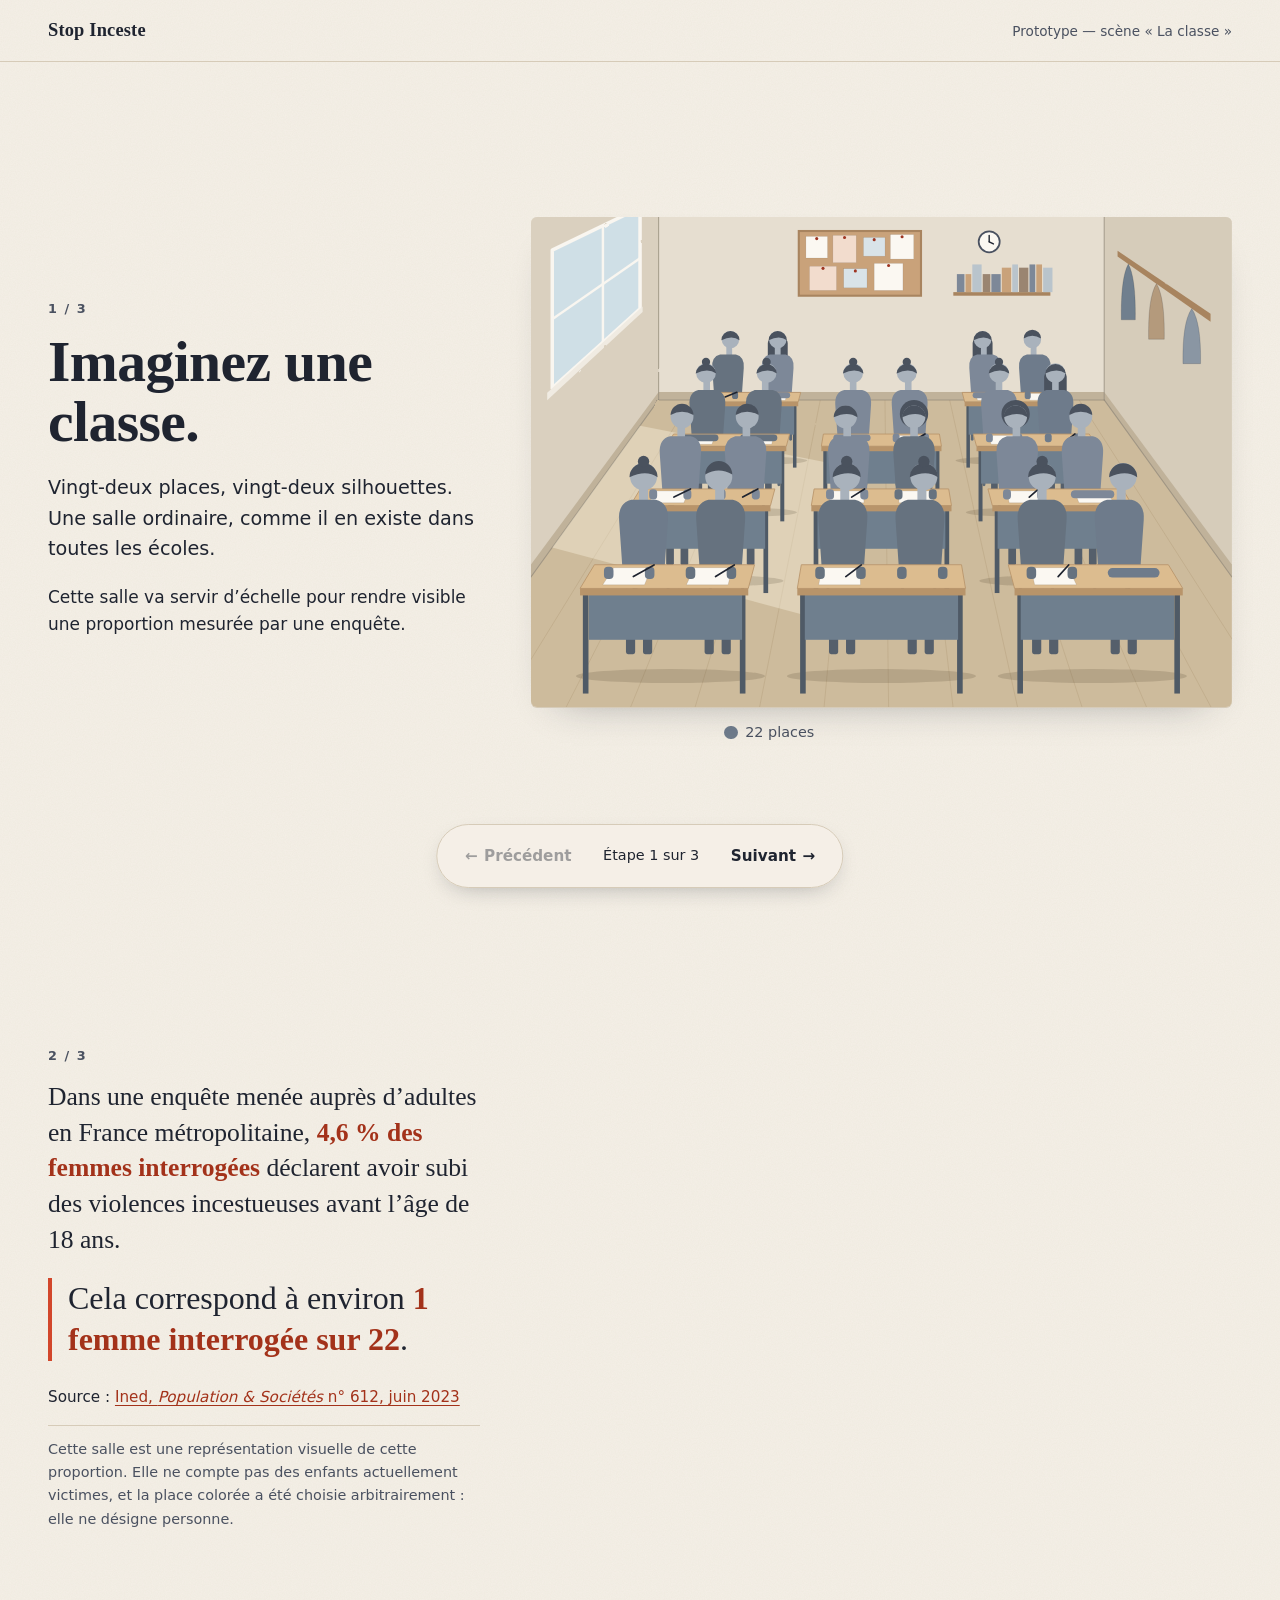
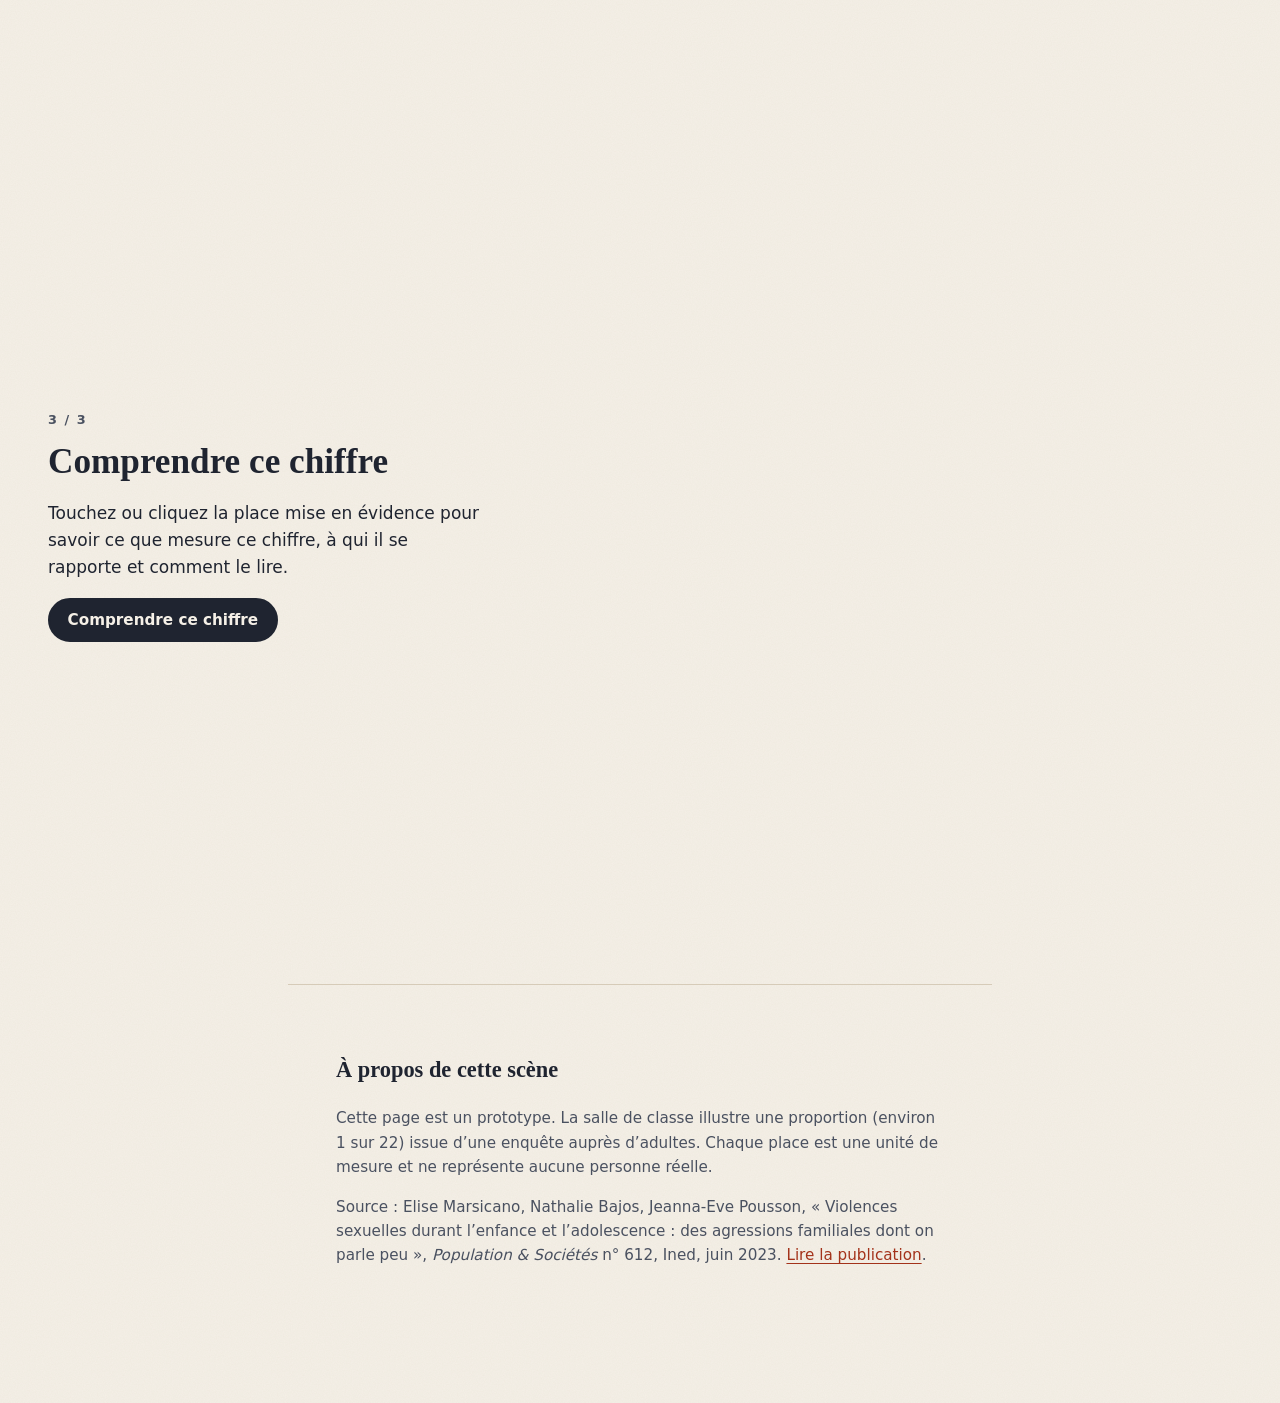
<file: prototype-classe/index.html>
<!doctype html>
<html lang="fr">
<head>
  <meta charset="utf-8">
  <meta name="viewport" content="width=device-width, initial-scale=1">
  <title>La classe — Stop Inceste (prototype)</title>
  <meta name="description" content="Prototype de scène interactive : une salle de classe pour rendre visible une proportion issue d'une enquête de l'Ined.">
  <meta name="robots" content="noindex">
  <link rel="stylesheet" href="css/style.css">
</head>
<body>
  <a class="skip-link" href="#etape-2">Aller directement à la statistique</a>

  <header class="topbar">
    <p class="topbar__brand">Stop Inceste</p>
    <p class="topbar__tag">Prototype — scène « La classe »</p>
  </header>

  <main id="contenu">
    <section class="story" aria-label="La classe">
      <div class="story__graphic">
        <figure class="scene" id="scene" data-state="1">
          <div class="scene__canvas" id="scene-canvas">
            <div class="scene__svg" id="classroom"></div>
            <!-- Commande superposée à la place mise en évidence (créée par main.js) -->
          </div>
          <figcaption class="scene__legend" id="scene-legend">
            <span class="legend__item"><span class="legend__swatch" aria-hidden="true"></span><span id="legend-total">22 places</span></span>
            <span class="legend__item legend__item--accent"><span class="legend__swatch legend__swatch--accent" aria-hidden="true"></span>1 place mise en évidence</span>
          </figcaption>
        </figure>
      </div>

      <div class="story__steps">
        <article class="step" id="etape-1" data-step="1" aria-labelledby="titre">
          <div class="step__card">
            <p class="step__kicker">1 / 3</p>
            <h1 id="titre" class="step__title">Imaginez une classe.</h1>
            <p class="step__lead">Vingt-deux places, vingt-deux silhouettes. Une salle ordinaire, comme il en existe dans toutes les écoles.</p>
            <p>Cette salle va servir d’échelle pour rendre visible une proportion mesurée par une enquête.</p>
          </div>
        </article>

        <article class="step" id="etape-2" data-step="2" aria-labelledby="etape-2-titre" tabindex="-1">
          <div class="step__card">
            <p class="step__kicker">2 / 3</p>
            <h2 id="etape-2-titre" class="visually-hidden">Ce que dit l’enquête</h2>
            <p class="step__stat reveal" style="--reveal-delay: 450ms" id="stat-phrase">Dans une enquête menée auprès d’adultes en France métropolitaine, <strong>4,6 % des femmes interrogées</strong> déclarent avoir subi des violences incestueuses avant l’âge de 18 ans.</p>
            <p class="step__proportion reveal" style="--reveal-delay: 950ms" id="stat-proportion">Cela correspond à environ <strong>1 femme interrogée sur 22</strong>.</p>
            <p class="step__source reveal" style="--reveal-delay: 1250ms">
              Source :
              <a id="source-link" href="https://www.ined.fr/fr/publications/editions/population-et-societes/violences-sexuelles-durant-enfance-et-adolescence" target="_blank" rel="noopener">Ined, <cite>Population &amp; Sociétés</cite> n° 612, juin 2023<span class="visually-hidden"> (s’ouvre dans un nouvel onglet)</span></a>
            </p>
            <p class="step__note reveal" style="--reveal-delay: 1450ms">Cette salle est une représentation visuelle de cette proportion. Elle ne compte pas des enfants actuellement victimes, et la place colorée a été choisie arbitrairement : elle ne désigne personne.</p>
          </div>
        </article>

        <article class="step" id="etape-3" data-step="3" aria-labelledby="etape-3-titre">
          <div class="step__card">
            <p class="step__kicker">3 / 3</p>
            <h2 id="etape-3-titre" class="step__subtitle">Comprendre ce chiffre</h2>
            <p>Touchez ou cliquez la place mise en évidence pour savoir ce que mesure ce chiffre, à qui il se rapporte et comment le lire.</p>
            <p>
              <button type="button" class="btn btn--primary" id="open-panel" aria-haspopup="dialog" aria-controls="panel">Comprendre ce chiffre</button>
            </p>
          </div>
        </article>
      </div>
    </section>

    <section class="about" aria-labelledby="about-titre">
      <h2 id="about-titre">À propos de cette scène</h2>
      <p>Cette page est un prototype. La salle de classe illustre une proportion (environ 1 sur 22) issue d’une enquête auprès d’adultes. Chaque place est une unité de mesure et ne représente aucune personne réelle.</p>
      <p>Source : Elise Marsicano, Nathalie Bajos, Jeanna-Eve Pousson, « Violences sexuelles durant l’enfance et l’adolescence : des agressions familiales dont on parle peu », <cite>Population &amp; Sociétés</cite> n° 612, Ined, juin 2023. <a href="https://www.ined.fr/fr/publications/editions/population-et-societes/violences-sexuelles-durant-enfance-et-adolescence" target="_blank" rel="noopener">Lire la publication<span class="visually-hidden"> (s’ouvre dans un nouvel onglet)</span></a>.</p>
      <noscript><p class="about__noscript">L’illustration interactive nécessite JavaScript. Tout le texte de la scène reste lisible ci-dessus.</p></noscript>
    </section>
  </main>

  <nav class="stepper" aria-label="Navigation dans la scène">
    <button type="button" class="btn btn--ghost" id="prev-step" aria-controls="contenu">
      <span aria-hidden="true">←</span> <span class="stepper__label">Précédent</span><span class="visually-hidden"> : étape précédente</span>
    </button>
    <p class="stepper__status" id="step-status" aria-live="polite">Étape 1 sur 3</p>
    <button type="button" class="btn btn--ghost" id="next-step" aria-controls="contenu">
      <span class="stepper__label">Suivant</span><span class="visually-hidden"> : étape suivante</span> <span aria-hidden="true">→</span>
    </button>
  </nav>

  <dialog class="panel" id="panel" aria-labelledby="panel-title">
    <div class="panel__inner">
      <header class="panel__header">
        <h2 class="panel__title" id="panel-title">Comprendre ce chiffre</h2>
        <button type="button" class="panel__close" id="panel-close-x" aria-label="Fermer les explications">
          <svg viewBox="0 0 24 24" width="22" height="22" aria-hidden="true" focusable="false"><path d="M6 6l12 12M18 6L6 18" stroke="currentColor" stroke-width="2" stroke-linecap="round" fill="none"/></svg>
        </button>
      </header>
      <div class="panel__body" id="panel-body">
        <!-- Rempli depuis js/data.js -->
      </div>
      <footer class="panel__footer">
        <button type="button" class="btn btn--primary" id="panel-close">Revenir à la classe</button>
      </footer>
    </div>
  </dialog>

  <script src="js/data.js"></script>
  <script src="js/classroom.js"></script>
  <script src="js/main.js"></script>
</body>
</html>
</file>
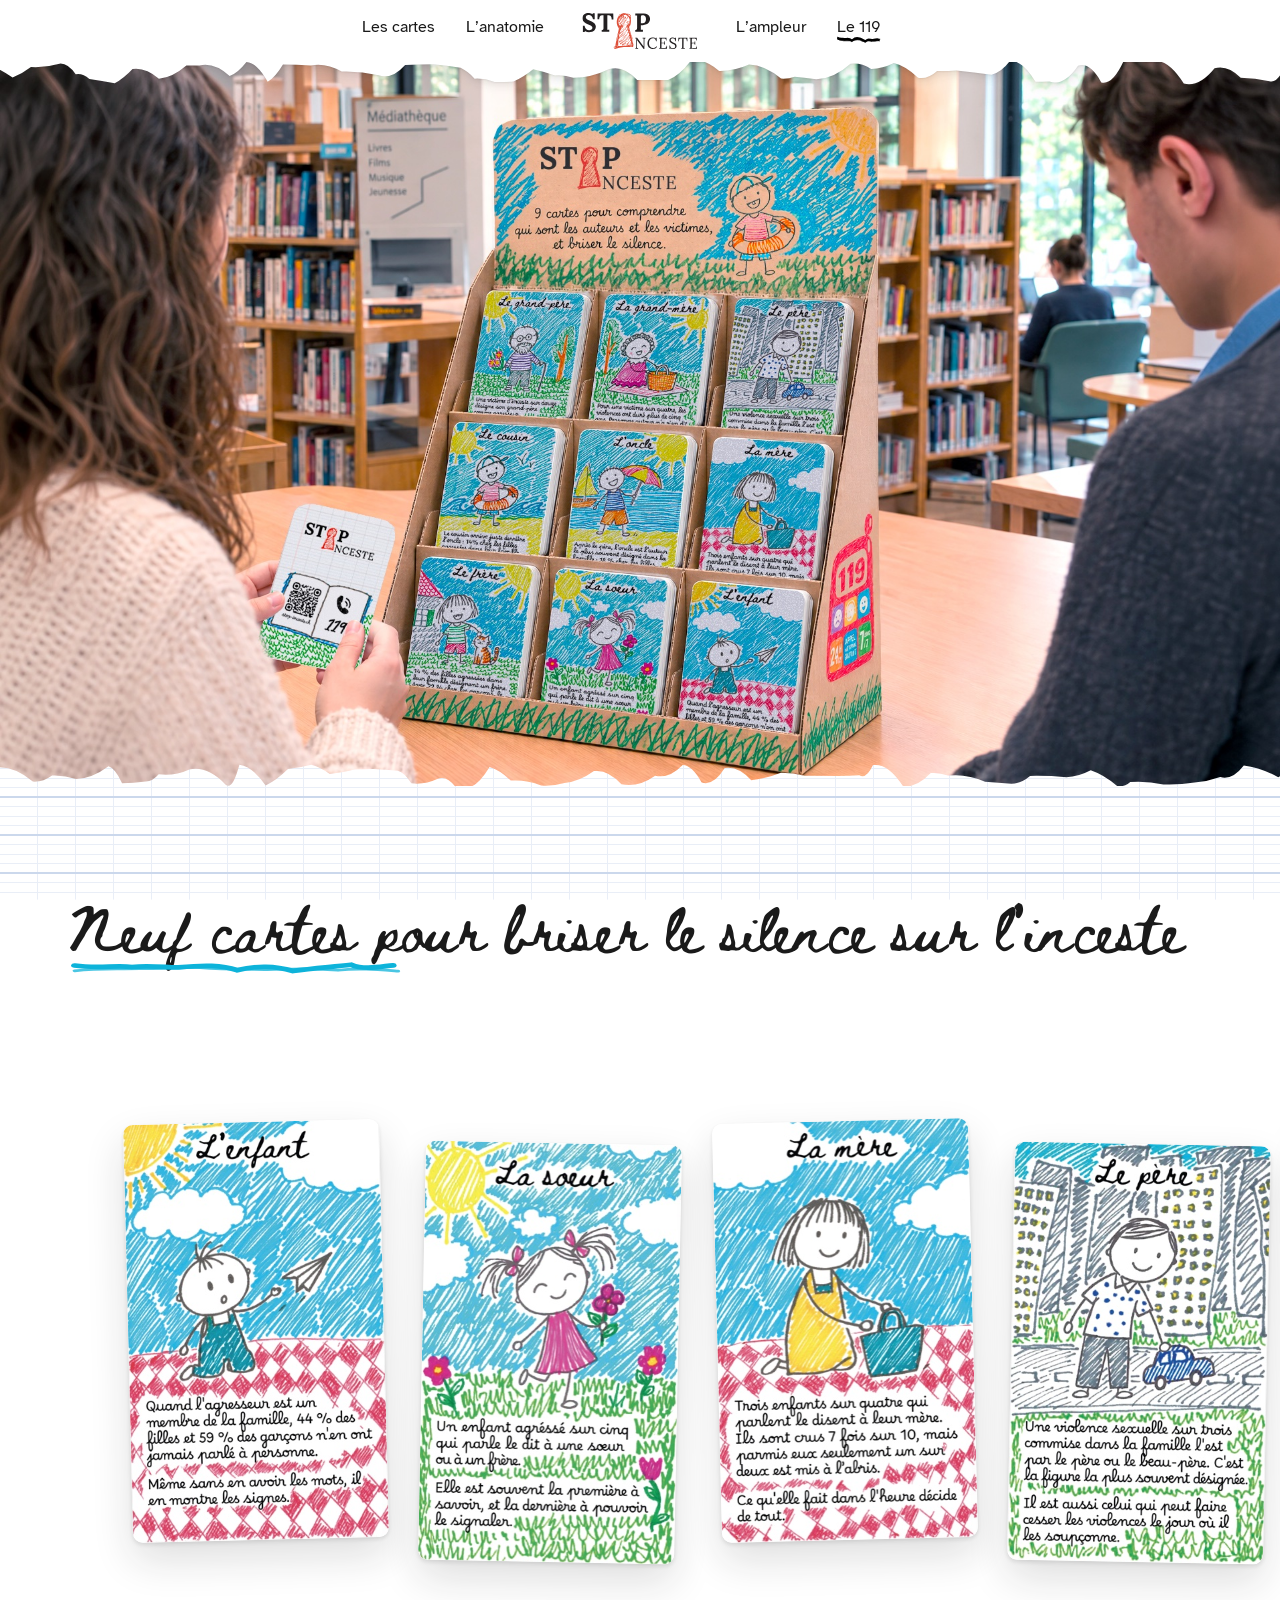
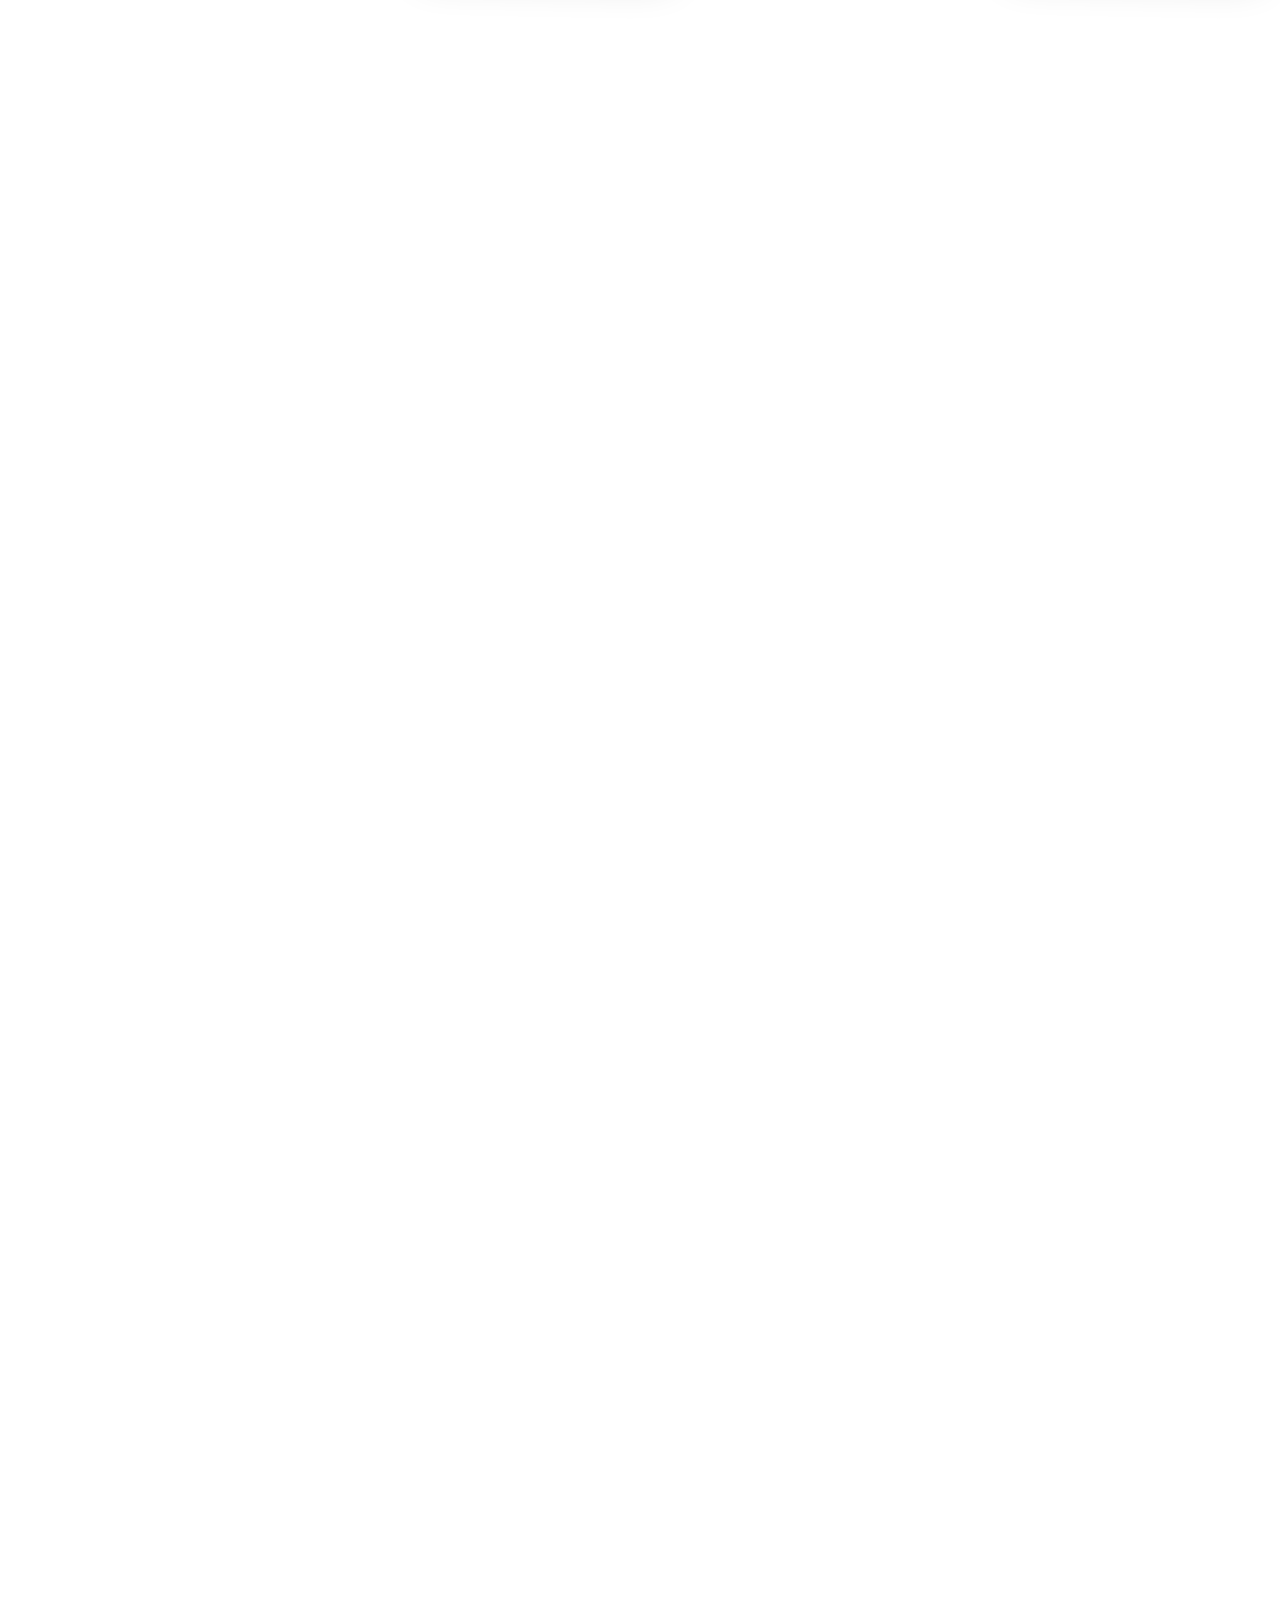
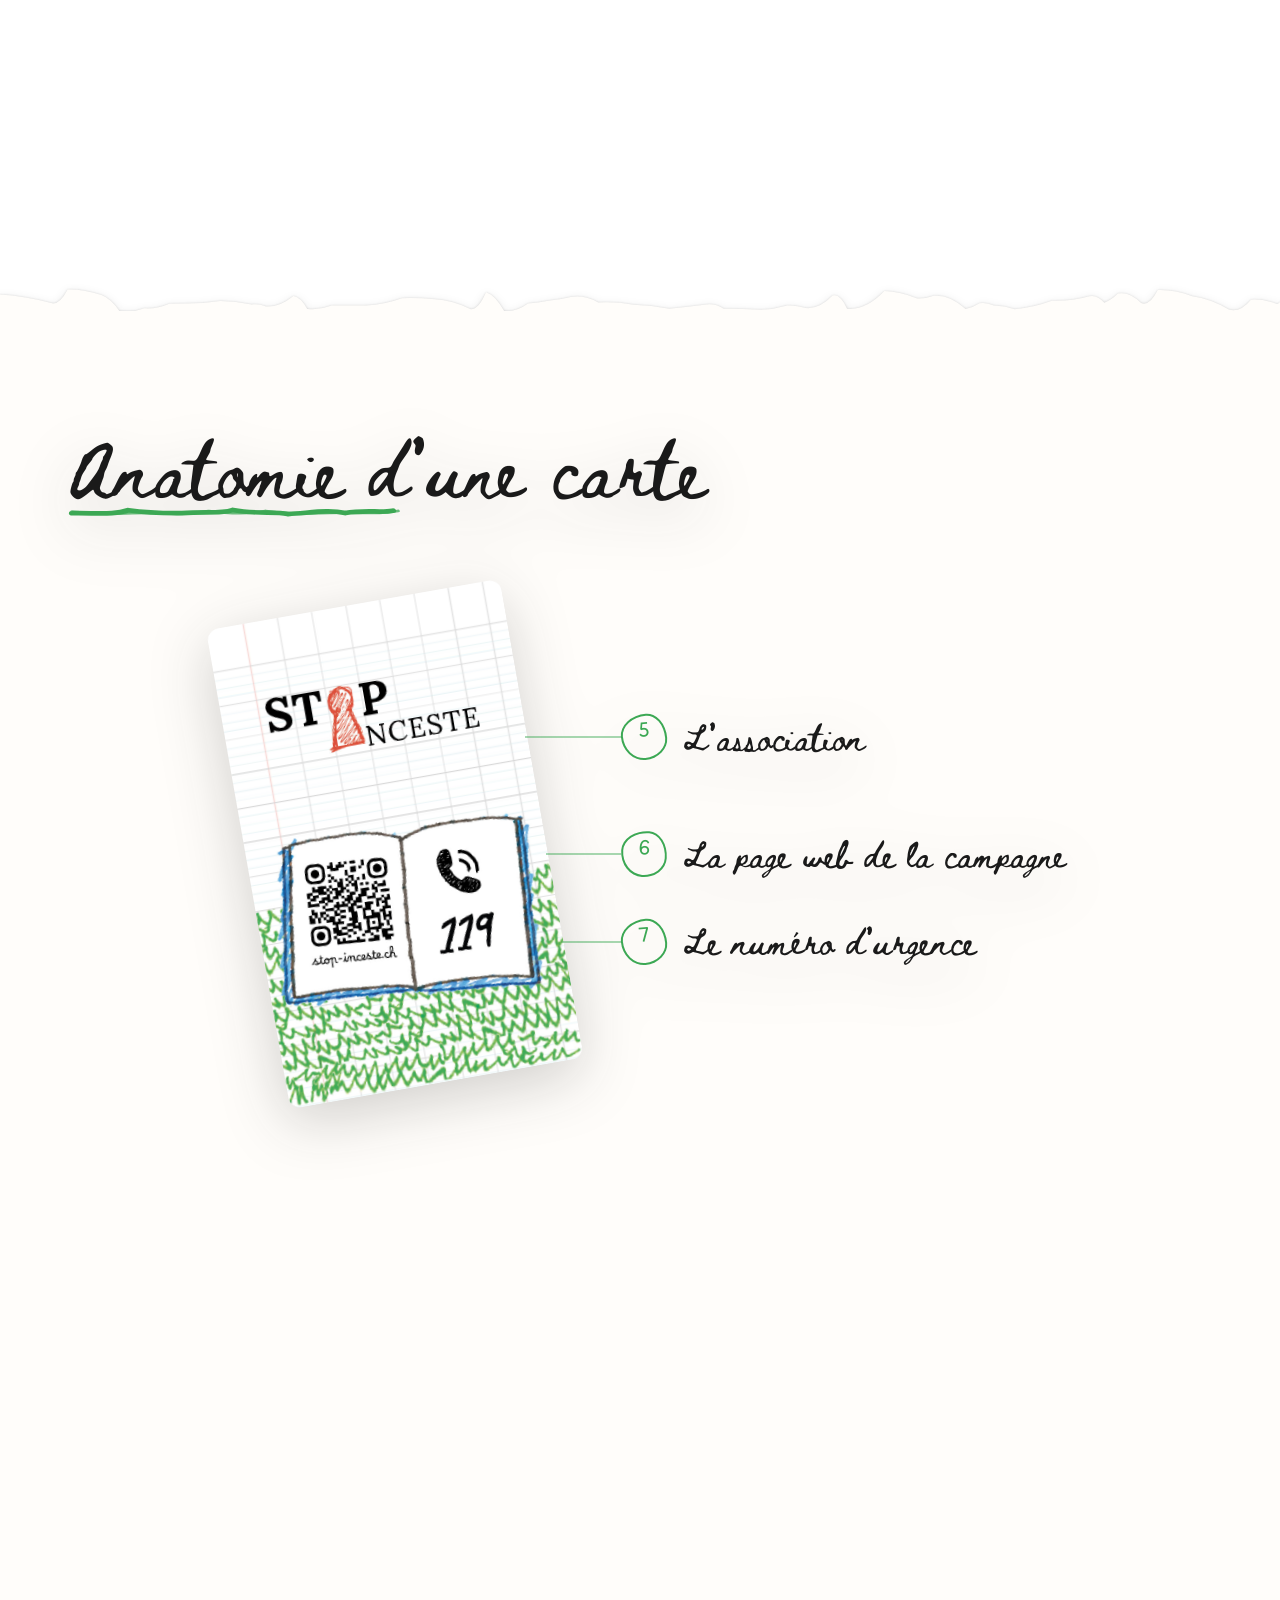
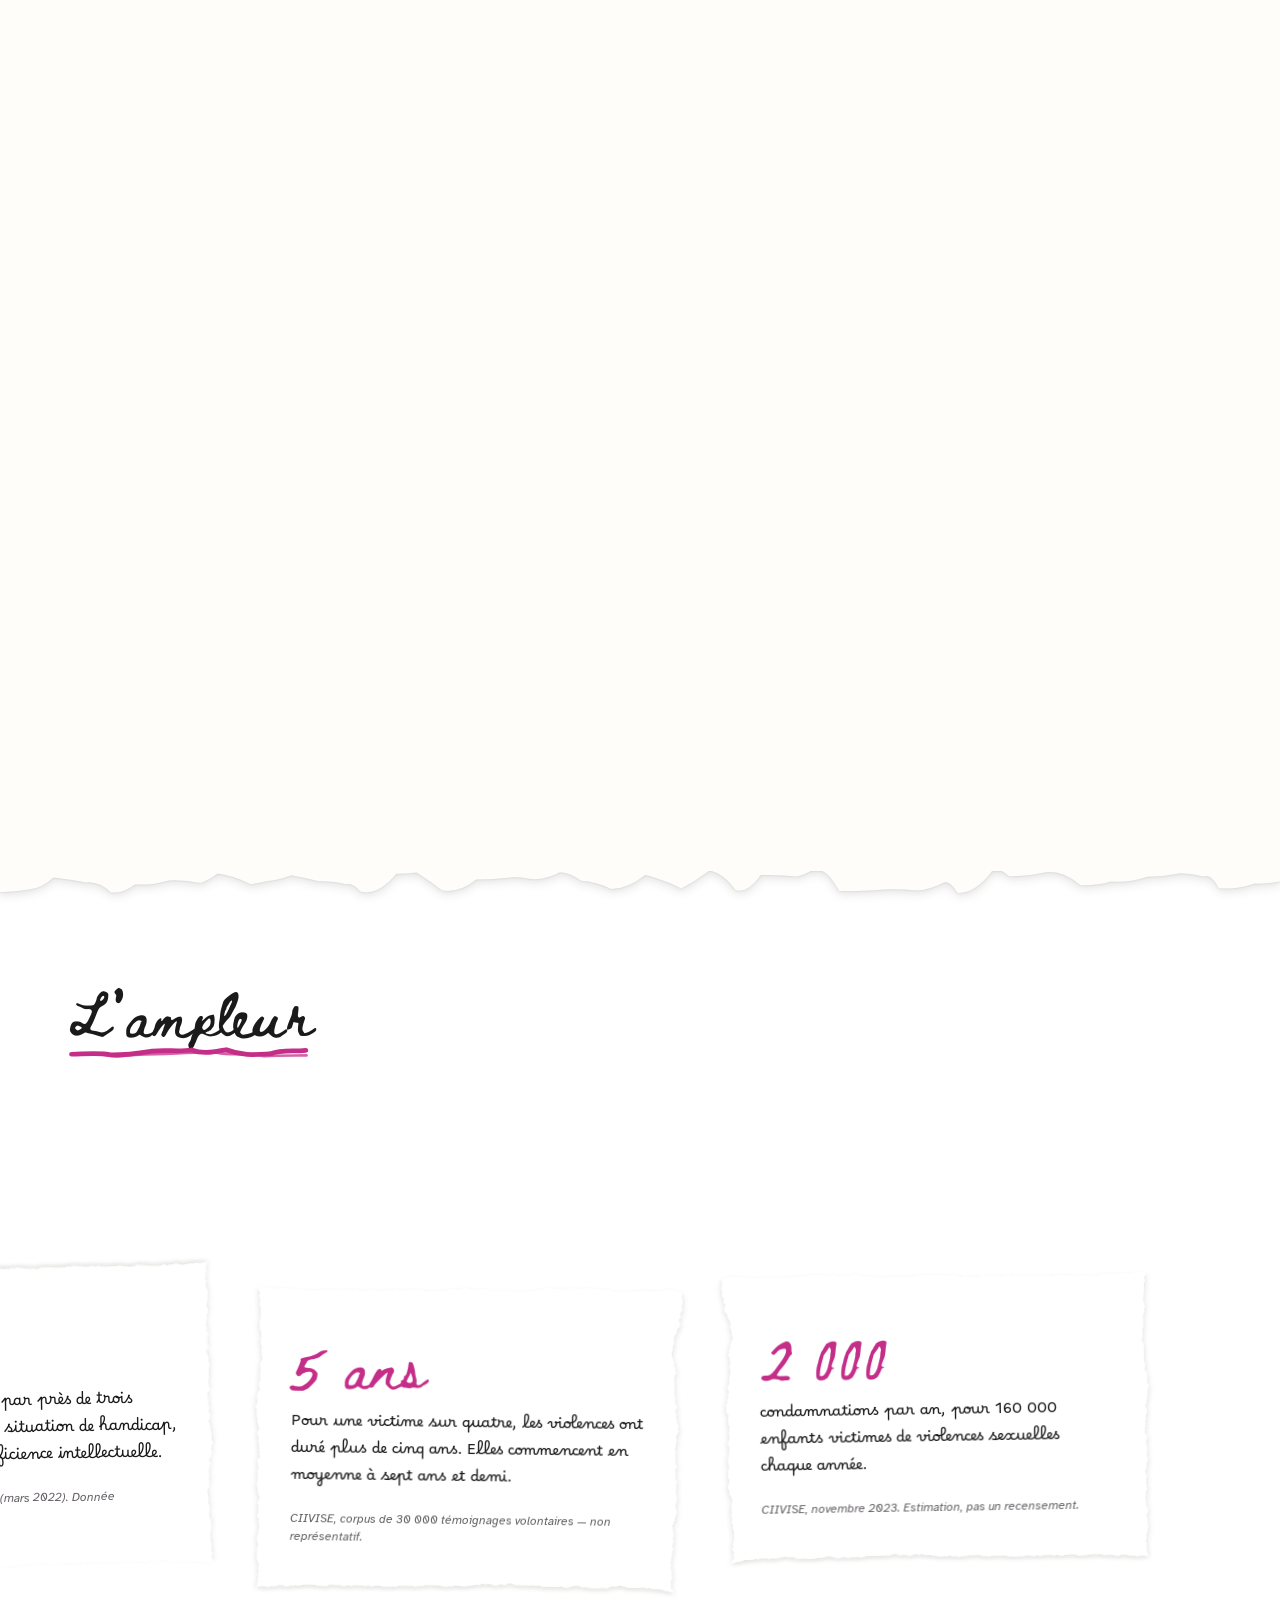
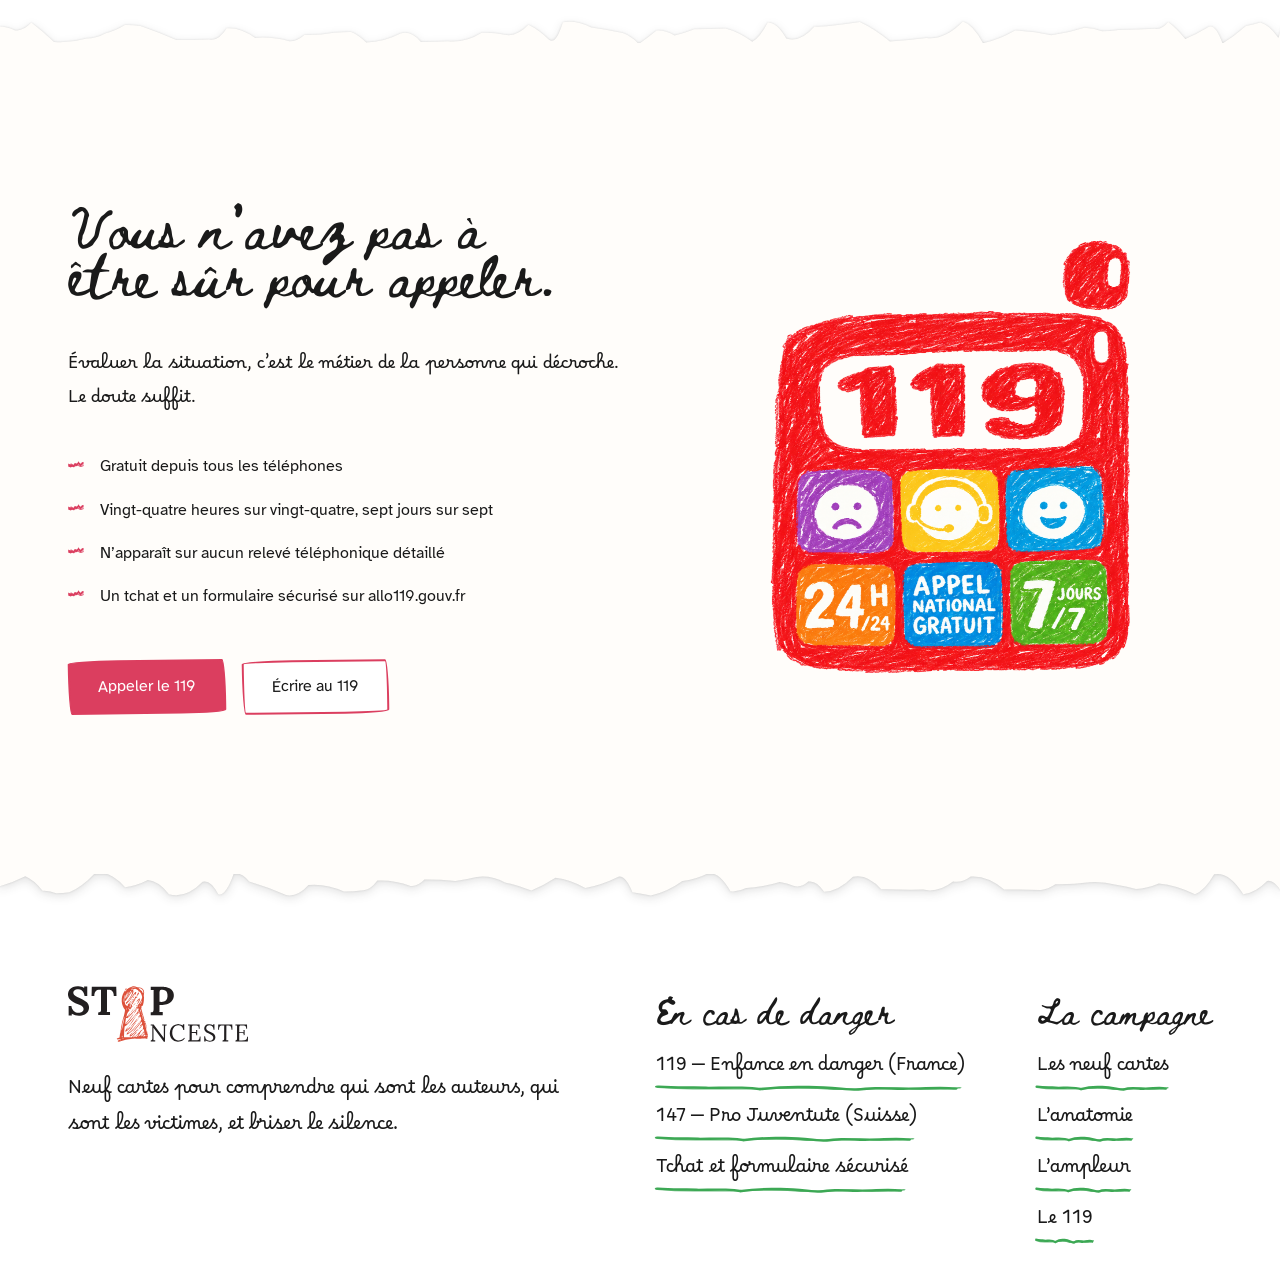
<file: site-campagne/index.html>
<!doctype html>
<html lang="fr" class="no-js">
<head>
<meta charset="utf-8">
<meta name="viewport" content="width=device-width, initial-scale=1">
<title>Stop Inceste — neuf cartes pour briser le silence</title>
<meta name="description" content="Neuf cartes pour comprendre qui sont les auteurs, qui sont les victimes, et briser le silence sur l’inceste.">
<meta name="robots" content="noindex, nofollow">
<script>
/* Pose la classe « js » avant le premier rendu, pour que les mises en page qui
   dépendent du script ne clignotent pas. Le garde-fou la retire si le script
   n'a pas démarré : sans lui, une erreur rendrait des pans de page invisibles. */
document.documentElement.className = 'js';
setTimeout(function () { if (!window.__site) document.documentElement.className = ''; }, 2500);
</script>
<link rel="preconnect" href="https://fonts.googleapis.com">
<link rel="preconnect" href="https://fonts.gstatic.com" crossorigin>
<link rel="stylesheet" href="assets/css/traces.css">
<link rel="stylesheet" href="assets/css/style.css">
<link rel="stylesheet" href="assets/css/page.css">
<script src="assets/js/site.js" defer></script>
</head>
<body>

<a class="evitement" href="#principal">Aller au contenu</a>
<div class="curseur" aria-hidden="true"></div><div class="curseur__noyau" aria-hidden="true"></div>

<header class="entete" id="entete">
  <div class="conteneur entete__inner">
    <nav class="nav" id="nav" aria-label="Sections">
      <button class="btn nav__bouton" type="button" aria-expanded="false" aria-controls="nav-liste">Menu</button>
      <ul class="nav__rangee" id="nav-liste">
        <li class="nav__cote"><ul>
          <li><a href="#cartes">Les cartes</a></li>
          <li><a href="#anatomie">L’anatomie</a></li>
        </ul></li>
        <li class="nav__place" aria-hidden="true"></li>
        <li class="nav__cote"><ul>
          <li><a href="#chiffres">L’ampleur</a></li>
          <li><a href="#urgence">Le 119</a></li>
        </ul></li>
      </ul>
    </nav>
    <a class="entete__logo" href="#principal"><img src="assets/img/logo/stop-inceste.svg" alt="Stop Inceste" width="176" height="54"></a>
  </div>
</header>

<main id="principal">

  <!-- ====================== Ouverture ====================== -->
  <section class="hero" aria-label="Le présentoir de la campagne, en médiathèque">
    <div class="hero__photo">
      <img src="assets/img/scenes/presentoir.jpg" alt="Présentoir en carton posé sur une table de médiathèque, les neuf cartes rangées dans leurs casiers, une personne en tient une" width="1788" height="1024" fetchpriority="high">
    </div>
  </section>

  <!-- ====================== Les neuf cartes ====================== -->
  <section class="defile bande bande--seyes ton--ciel" id="cartes" aria-labelledby="t-cartes">
    <div class="defile__piste">
      <div class="defile__tete">
        <div class="conteneur">
          <h1 class="t-1 titre-trait" id="t-cartes">Neuf cartes pour briser le silence sur l’inceste</h1>
        </div>
      </div>
      <div class="defile__rail">
        <figure class="defile__carte"><img src="assets/img/cartes/Enfant.jpg" alt="Carte « L’enfant »" width="343" height="560"></figure>
        <figure class="defile__carte"><img src="assets/img/cartes/Soeur.jpg" alt="Carte « La sœur »" width="343" height="560"></figure>
        <figure class="defile__carte"><img src="assets/img/cartes/Mère.jpg" alt="Carte « La mère »" width="343" height="560" loading="lazy"></figure>
        <figure class="defile__carte"><img src="assets/img/cartes/Père.jpg" alt="Carte « Le père »" width="343" height="560" loading="lazy"></figure>
        <figure class="defile__carte"><img src="assets/img/cartes/Frère.jpg" alt="Carte « Le frère »" width="343" height="560" loading="lazy"></figure>
        <figure class="defile__carte"><img src="assets/img/cartes/Oncle.jpg" alt="Carte « L’oncle »" width="343" height="560" loading="lazy"></figure>
        <figure class="defile__carte"><img src="assets/img/cartes/Cousin.jpg" alt="Carte « Le cousin »" width="343" height="560" loading="lazy"></figure>
        <figure class="defile__carte"><img src="assets/img/cartes/Grand-père.jpg" alt="Carte « Le grand-père »" width="343" height="560" loading="lazy"></figure>
        <figure class="defile__carte"><img src="assets/img/cartes/Grand-mère.jpg" alt="Carte « La grand-mère »" width="343" height="560" loading="lazy"></figure>
      </div>
    </div>
  </section>

  <!-- ====================== Anatomie ====================== -->
  <section class="section feuille anatomie ton--herbe" id="anatomie" aria-labelledby="t-anatomie">
    <div class="anatomie__scene">
      <div class="conteneur">
        <h2 class="t-1 titre-trait titre-trait--2" id="t-anatomie">Anatomie d’une carte</h2>
        <div class="anatomie__plateau" data-face="recto">
          <div class="carte3d__socle">
            <div class="carte3d">
              <div class="carte3d__tranche carte3d__tranche--g" aria-hidden="true"></div>
              <div class="carte3d__tranche carte3d__tranche--d" aria-hidden="true"></div>
              <div class="carte3d__face carte3d__face--recto"><img src="assets/img/cartes/grand/Père.jpg" alt="Recto de la carte « Le père »" width="537" height="877" loading="lazy"></div>
              <div class="carte3d__face carte3d__face--dos"><img src="assets/img/cartes/grand/Dos.jpg" alt="Dos commun aux neuf cartes" width="715" height="1169" loading="lazy"></div>
            </div>
          </div>

          <ol class="reperes reperes--recto" aria-label="Le recto">
            <li style="--y:9%"><span class="reperes__num" aria-hidden="true">1</span><h3 class="t-3">Le nom</h3></li>
            <li style="--y:35%"><span class="reperes__num" aria-hidden="true">2</span><h3 class="t-3">Une scène ordinaire</h3></li>
            <li style="--y:72%"><span class="reperes__num" aria-hidden="true">3</span><h3 class="t-3">La donnée</h3></li>
            <li style="--y:89%"><span class="reperes__num" aria-hidden="true">4</span><h3 class="t-3">La nuance</h3></li>
          </ol>

          <ol class="reperes reperes--verso" aria-label="Le verso">
            <li style="--y:28%"><span class="reperes__num" aria-hidden="true">5</span><h3 class="t-3">L’association</h3></li>
            <li style="--y:52%"><span class="reperes__num" aria-hidden="true">6</span><h3 class="t-3">La page web de la campagne</h3></li>
            <li style="--y:70%"><span class="reperes__num" aria-hidden="true">7</span><h3 class="t-3">Le numéro d’urgence</h3></li>
          </ol>
        </div>
      </div>
    </div>
  </section>

  <!-- ====================== L'ampleur ====================== -->
  <section class="defile bande bande--seyes bande--2 ton--accent" id="chiffres" aria-labelledby="t-chiffres">
    <div class="defile__piste">
      <div class="defile__tete">
        <div class="conteneur">
          <h2 class="t-1 titre-trait titre-trait--3" id="t-chiffres">L’ampleur</h2>
        </div>
      </div>
      <div class="defile__rail">

        <div class="fiche">
          <p class="t-chiffre">Un enfant par classe</p>
          <p>2,9 % des enfants subissent des violences sexuelles commises dans leur
          famille avant leurs 18 ans. Dans une classe de trente, cela fait un élève.</p>
          <span class="fiche__source">Inserm-Ciase 2021, <em>Population &amp; Sociétés</em> n° 612, tableau A.1 : 4,6 % des femmes et 1,2 % des hommes.</span>
        </div>

        <div class="fiche">
          <p class="t-chiffre">4 fois plus</p>
          <p>de filles que de garçons : 4,6 % contre 1,2 %. L’inceste touche les deux,
          jamais dans les mêmes proportions.</p>
          <span class="fiche__source">Même enquête, même tableau.</span>
        </div>

        <div class="fiche">
          <p class="t-chiffre">× 2,9</p>
          <p>Le risque est multiplié par près de trois quand l’enfant est en situation
          de handicap, et par 4,6 en cas de déficience intellectuelle.</p>
          <span class="fiche__source">OMS 2012, repris par la CIIVISE (mars 2022). Donnée internationale et ancienne.</span>
        </div>

        <div class="fiche">
          <p class="t-chiffre">5 ans</p>
          <p>Pour une victime sur quatre, les violences ont duré plus de cinq ans.
          Elles commencent en moyenne à sept ans et demi.</p>
          <span class="fiche__source">CIIVISE, corpus de 30 000 témoignages volontaires — non représentatif.</span>
        </div>

        <div class="fiche">
          <p class="t-chiffre">2 000</p>
          <p>condamnations par an, pour 160 000 enfants victimes de violences
          sexuelles chaque année.</p>
          <span class="fiche__source">CIIVISE, novembre 2023. Estimation, pas un recensement.</span>
        </div>

      </div>
    </div>
  </section>

  <!-- ====================== Le 119 ====================== -->
  <section class="section feuille feuille--2 ton--accent2" id="urgence" aria-labelledby="t-urgence">
    <div class="conteneur urgence">
      <div>
        <h2 class="t-1 titre-trait titre-trait--4" id="t-urgence">Vous n’avez pas à être sûr pour appeler.</h2>
        <p class="t-corps" style="margin-top:var(--espace-6)">Évaluer la situation, c’est le métier
        de la personne qui décroche. Le doute suffit.</p>
        <ul class="urgence__liste">
          <li>Gratuit depuis tous les téléphones</li>
          <li>Vingt-quatre heures sur vingt-quatre, sept jours sur sept</li>
          <li>N’apparaît sur aucun relevé téléphonique détaillé</li>
          <li>Un tchat et un formulaire sécurisé sur allo119.gouv.fr</li>
        </ul>
        <div class="actions" style="margin-top:var(--espace-7)">
          <a class="btn btn--plein" href="tel:119">Appeler le 119</a>
          <a class="btn" href="https://www.allo119.gouv.fr/">Écrire au 119</a>
        </div>
      </div>
      <img class="urgence__illu" src="assets/img/scenes/119.png" alt="Téléphone dessiné au feutre rouge affichant le 119, appel national gratuit, 24 h sur 24, 7 jours sur 7" width="460" height="460" loading="lazy">
    </div>
  </section>

</main>

<footer class="pied seyes">
  <div class="conteneur">
    <div class="pied__grille">
      <div>
        <img class="pied__logo" src="assets/img/logo/stop-inceste.svg" alt="Stop Inceste" width="180" height="56" loading="lazy">
        <p>Neuf cartes pour comprendre qui sont les auteurs, qui sont les victimes, et briser le silence.</p>
      </div>
      <div>
        <h2>En cas de danger</h2>
        <ul>
          <li><a href="tel:119">119 — Enfance en danger (France)</a></li>
          <li><a href="tel:147">147 — Pro Juventute (Suisse)</a></li>
          <li><a href="https://www.allo119.gouv.fr/">Tchat et formulaire sécurisé</a></li>
        </ul>
      </div>
      <div>
        <h2>La campagne</h2>
        <ul>
          <li><a href="#cartes">Les neuf cartes</a></li>
          <li><a href="#anatomie">L’anatomie</a></li>
          <li><a href="#chiffres">L’ampleur</a></li>
          <li><a href="#urgence">Le 119</a></li>
        </ul>
      </div>
    </div>
  </div>
</footer>

</body>
</html>
</file>
<file: prototype-classe/css/style.css>
/*
 * Prototype « La classe » — Stop Inceste
 * Identité de travail : papier chaud, encre bleu nuit, accent corail.
 * (Le dépôt ne contenait pas encore de charte : ces jetons sont à aligner
 *  sur l'identité définitive.)
 */

:root {
  color-scheme: light;

  /* Papier & encre */
  --paper: #f5f0e7;
  --paper-2: #ede5d6;
  --ink: #1f2430;
  --ink-soft: #4a5160;
  --rule: #d6cbb8;

  /* Accent */
  --accent: #d2462a;       /* aplats graphiques */
  --accent-ink: #a3321a;   /* texte et liens (contraste AA sur papier) */
  --accent-light: #ee8a6e;
  --accent-deep: #9e3420;
  --outline: #fff7ee;

  /* Décor */
  --wall: #e6ded0;
  --wall-side: #dad0bf;
  --floor: #cdbb9c;
  --floor-line: #b5a07e;
  --baseboard: #c0b29a;
  --edge: #8f8676;
  --window: #cfdfe6;
  --board: #c9a27a;
  --desk-top: #dcbc8f;
  --desk-edge: #b8946a;
  --desk-panel: #6f7f8e;
  --desk-leg: #4f5a66;
  --chair: #5e6a76;

  /* Silhouettes : tons neutres, sans caractérisation */
  --student-0: #6e7b8b;
  --student-1: #7d8898;
  --student-2: #66727f;
  --student-head: #a9b2bc;
  --student-hair: #4a525e;
  --student-leg: #555f6b;

  /* Silhouettes atténuées (temps 2 et 3) */
  --dim-body: #a9b1bb;
  --dim-head: #c8cdd3;
  --dim-hair: #939ba5;
  --dim-leg: #9ea6af;

  --font-serif: "Iowan Old Style", "Palatino Linotype", "Book Antiqua", Palatino, Georgia, serif;
  --font-sans: system-ui, -apple-system, "Segoe UI", Roboto, "Helvetica Neue", Arial, sans-serif;

  --gutter: clamp(16px, 4vw, 48px);
  --stepper-h: 64px;

  --t-build: 560ms;
  --t-highlight: 900ms;
}

*,
*::before,
*::after {
  box-sizing: border-box;
}

html {
  -webkit-text-size-adjust: 100%;
}

body {
  margin: 0;
  background-color: var(--paper);
  background-image: url("data:image/svg+xml,%3Csvg xmlns='http://www.w3.org/2000/svg' width='180' height='180'%3E%3Cfilter id='n'%3E%3CfeTurbulence type='fractalNoise' baseFrequency='.85' numOctaves='2' stitchTiles='stitch'/%3E%3CfeColorMatrix values='0 0 0 0 .35 0 0 0 0 .28 0 0 0 0 .2 0 0 0 .07 0'/%3E%3C/filter%3E%3Crect width='100%25' height='100%25' filter='url(%23n)'/%3E%3C/svg%3E");
  color: var(--ink);
  font-family: var(--font-sans);
  font-size: 1.0625rem;
  line-height: 1.6;
  overflow-x: hidden;
  padding-bottom: calc(var(--stepper-h) + 24px);
}

a {
  color: var(--accent-ink);
  text-underline-offset: 0.18em;
  text-decoration-thickness: 1px;
}

a:hover {
  text-decoration-thickness: 2px;
}

:focus-visible {
  outline: 3px solid var(--ink);
  outline-offset: 3px;
}

.visually-hidden {
  position: absolute !important;
  width: 1px;
  height: 1px;
  margin: -1px;
  padding: 0;
  overflow: hidden;
  clip: rect(0 0 0 0);
  white-space: nowrap;
  border: 0;
}

.skip-link {
  position: absolute;
  left: var(--gutter);
  top: -100px;
  z-index: 50;
  background: var(--ink);
  color: var(--paper);
  padding: 0.6rem 1rem;
  border-radius: 6px;
}

.skip-link:focus {
  top: 12px;
}

/* ------------------------------------------------------------------ */
/* En-tête                                                              */
/* ------------------------------------------------------------------ */

.topbar {
  display: flex;
  flex-wrap: wrap;
  align-items: baseline;
  justify-content: space-between;
  gap: 0.25rem 1rem;
  padding: 1rem var(--gutter);
  border-bottom: 1px solid var(--rule);
}

.topbar p {
  margin: 0;
}

.topbar__brand {
  font-family: var(--font-serif);
  font-weight: 700;
  font-size: 1.15rem;
  letter-spacing: 0.01em;
}

.topbar__tag {
  font-size: 0.85rem;
  color: var(--ink-soft);
}

/* ------------------------------------------------------------------ */
/* Récit défilant                                                       */
/* ------------------------------------------------------------------ */

.story {
  display: grid;
  grid-template-columns: minmax(18rem, 27rem) minmax(0, 1fr);
  column-gap: clamp(1.5rem, 4vw, 4rem);
  max-width: 1440px;
  margin: 0 auto;
  padding: 0 var(--gutter);
}

.story__graphic {
  grid-column: 2;
  grid-row: 1;
  position: sticky;
  top: 0;
  height: 100vh;
  height: 100svh;
  display: flex;
  align-items: center;
  justify-content: center;
  padding-bottom: var(--stepper-h);
}

.story__steps {
  grid-column: 1;
  grid-row: 1;
  position: relative;
  z-index: 1;
}

.step {
  min-height: 88vh;
  display: flex;
  align-items: center;
  padding: 2rem 0;
}

.step:first-child {
  min-height: calc(100vh - 70px);
}

.step:last-child {
  min-height: 100vh;
}

.step:focus {
  outline: none;
}

.step__card {
  width: 100%;
}

.step__kicker {
  font-size: 0.8rem;
  font-weight: 600;
  letter-spacing: 0.12em;
  text-transform: uppercase;
  color: var(--ink-soft);
  margin: 0 0 0.75rem;
}

.step__title {
  font-family: var(--font-serif);
  font-weight: 700;
  font-size: clamp(2.2rem, 4.5vw, 3.6rem);
  line-height: 1.05;
  letter-spacing: -0.01em;
  margin: 0 0 1.25rem;
}

.step__subtitle {
  font-family: var(--font-serif);
  font-size: clamp(1.6rem, 3vw, 2.2rem);
  line-height: 1.15;
  margin: 0 0 1rem;
}

.step__lead {
  font-size: 1.2rem;
}

.step__stat {
  font-family: var(--font-serif);
  font-size: clamp(1.3rem, 2.2vw, 1.6rem);
  line-height: 1.4;
  margin: 0 0 1.25rem;
}

.step__stat strong,
.step__proportion strong {
  color: var(--accent-ink);
}

.step__proportion {
  font-family: var(--font-serif);
  font-size: clamp(1.5rem, 2.6vw, 2rem);
  line-height: 1.3;
  margin: 0 0 1.5rem;
  padding-left: 1rem;
  border-left: 4px solid var(--accent);
}

.step__source {
  font-size: 0.95rem;
  margin: 0 0 1rem;
}

.step__note {
  font-size: 0.9rem;
  color: var(--ink-soft);
  margin: 0;
  padding-top: 0.75rem;
  border-top: 1px solid var(--rule);
}

/* Apparition du texte (décorative : le texte reste dans le DOM) */
.js-motion .reveal {
  opacity: 0;
  transform: translateY(8px);
  transition:
    opacity 600ms ease var(--reveal-delay, 0ms),
    transform 600ms ease var(--reveal-delay, 0ms);
}

.js-motion .step.is-seen .reveal {
  opacity: 1;
  transform: none;
}

/* ------------------------------------------------------------------ */
/* Scène                                                                */
/* ------------------------------------------------------------------ */

.scene {
  margin: 0;
  width: 100%;
  display: flex;
  flex-direction: column;
  align-items: center;
}

.scene__canvas {
  position: relative;
  width: min(100%, calc((100svh - 190px) * var(--vb-ratio, 1.4286)));
  aspect-ratio: var(--vb-ratio, 1.4286);
}

.scene__svg,
.scene__svg svg {
  display: block;
  width: 100%;
  height: 100%;
}

.classroom {
  border-radius: 6px;
  box-shadow: 0 1px 0 var(--rule), 0 18px 40px -28px rgba(31, 36, 48, 0.45);
  background: var(--wall);
}

.scene__legend {
  display: flex;
  flex-wrap: wrap;
  justify-content: center;
  gap: 0.35rem 1.25rem;
  margin-top: 0.85rem;
  font-size: 0.9rem;
  color: var(--ink-soft);
}

.legend__item {
  display: inline-flex;
  align-items: center;
  gap: 0.45rem;
}

.legend__swatch {
  width: 0.85rem;
  height: 0.85rem;
  border-radius: 50%;
  background: var(--student-0);
}

.legend__swatch--accent {
  background: var(--accent);
  box-shadow: 0 0 0 2px var(--outline), 0 0 0 3px var(--accent-deep);
}

.legend__item--accent {
  transition: opacity var(--t-highlight) ease;
}

.scene[data-state="1"] .legend__item--accent {
  opacity: 0;
}

/* Décor SVG */
.room { transition: opacity 400ms ease; }
.wall-back { fill: var(--wall); }
.wall-side { fill: var(--wall-side); }
.wall-side--right { fill: #d6ccba; }
.floor { fill: var(--floor); }
.floor-lines line { stroke: var(--floor-line); stroke-width: 1.2; opacity: 0.55; }
.baseboard { fill: var(--baseboard); }
.edge { stroke: var(--edge); stroke-width: 1.5; stroke-linecap: round; opacity: 0.7; }
.window { fill: var(--window); stroke: #f9f6f0; stroke-width: 5; stroke-linejoin: round; }
.window-bar { stroke: #f9f6f0; stroke-width: 3.5; }
.sill { fill: #f0ebe2; }
.light { fill: #fff8e8; opacity: 0.35; }
.board { fill: var(--board); stroke: #a8845f; stroke-width: 3; }
.sheet { stroke: rgba(31, 36, 48, 0.12); stroke-width: 0.8; }
.sheet--0 { fill: #fbf8f2; }
.sheet--1 { fill: #f2dccd; }
.sheet--2 { fill: #d9e3e8; }
.pin { fill: var(--accent-deep); }
.clock { fill: #fbf8f2; stroke: var(--ink-soft); stroke-width: 2.5; }
.clock-hand { stroke: var(--ink); stroke-width: 2; stroke-linecap: round; }
.shelf { fill: #a8845f; }
.book--0 { fill: #7d8898; }
.book--1 { fill: #c9a27a; }
.book--2 { fill: #b9c4cc; }
.book--3 { fill: #9a8571; }
.bag { stroke: rgba(31, 36, 48, 0.25); stroke-width: 1; }
.bag--0 { fill: #8a96a3; }
.bag--1 { fill: #b49a7c; }
.bag--2 { fill: #6f7f8e; }

/* Mobilier */
.shadow { fill: rgba(60, 45, 25, 0.16); }
.desk-top { fill: var(--desk-top); stroke: var(--desk-edge); stroke-width: 1.2; stroke-linejoin: round; }
.desk-edge { fill: var(--desk-edge); }
.desk-panel { fill: var(--desk-panel); }
.desk-leg { fill: var(--desk-leg); }
.chair-leg { stroke: var(--chair); stroke-width: 4; stroke-linecap: round; }
.chair-seat { fill: var(--chair); }
.notebook { fill: #fbf8f2; stroke: rgba(31, 36, 48, 0.18); stroke-width: 0.8; }
.pencil { stroke: var(--ink); stroke-width: 2.4; stroke-linecap: round; }

/* Silhouettes */
.student path,
.student circle,
.student rect {
  transition: fill var(--t-highlight) ease, opacity var(--t-highlight) ease, stroke-opacity var(--t-highlight) ease;
}

.s-body.tone-0, .s-arm.tone-0 { fill: var(--student-0); }
.s-body.tone-1, .s-arm.tone-1 { fill: var(--student-1); }
.s-body.tone-2, .s-arm.tone-2 { fill: var(--student-2); }
.s-head { fill: var(--student-head); }
.s-hair { fill: var(--student-hair); }
.s-leg { fill: var(--student-leg); }
.s-halo { fill: var(--accent); opacity: 0; }
.s-outline {
  fill: none;
  stroke: var(--outline);
  stroke-width: 4;
  stroke-linejoin: round;
  stroke-linecap: round;
  stroke-opacity: 0;
}

/* Temps 2 et 3 : les autres places s'atténuent, une place se distingue */
.scene:not([data-state="1"]) .student:not(.is-highlighted) .s-body,
.scene:not([data-state="1"]) .student:not(.is-highlighted) .s-arm { fill: var(--dim-body); }
.scene:not([data-state="1"]) .student:not(.is-highlighted) .s-head { fill: var(--dim-head); }
.scene:not([data-state="1"]) .student:not(.is-highlighted) .s-hair { fill: var(--dim-hair); }
.scene:not([data-state="1"]) .student:not(.is-highlighted) .s-leg { fill: var(--dim-leg); }

.scene:not([data-state="1"]) .student.is-highlighted .s-body,
.scene:not([data-state="1"]) .student.is-highlighted .s-arm { fill: var(--accent); transition-delay: 150ms; }
.scene:not([data-state="1"]) .student.is-highlighted .s-head { fill: var(--accent-light); transition-delay: 150ms; }
.scene:not([data-state="1"]) .student.is-highlighted .s-hair { fill: var(--accent-deep); transition-delay: 150ms; }
.scene:not([data-state="1"]) .student.is-highlighted .s-leg { fill: var(--accent-deep); transition-delay: 150ms; }
.scene:not([data-state="1"]) .student.is-highlighted .s-halo { opacity: 0.16; transition-delay: 150ms; }
.scene:not([data-state="1"]) .student.is-highlighted .s-outline { stroke-opacity: 1; transition-delay: 350ms; }

/* Apparition des rangées (temps 1) */
.js-motion .room {
  opacity: 0;
}

.js-motion .scene.is-built .room {
  opacity: 1;
}

.js-motion .table {
  opacity: 0;
  transform: translateY(16px);
  transform-box: fill-box;
  transform-origin: 50% 100%;
  transition:
    opacity var(--t-build) ease,
    transform var(--t-build) cubic-bezier(0.2, 0.7, 0.2, 1);
  transition-delay: calc(120ms + var(--order, 0) * 65ms);
}

.js-motion .scene.is-built .table {
  opacity: 1;
  transform: none;
}

/* Commande superposée à la place mise en évidence */
.seat-target {
  position: absolute;
  min-width: 44px;
  min-height: 44px;
  transform: translate(-50%, -50%);
  padding: 0;
  margin: 0;
  border: 0;
  border-radius: 14px;
  background: transparent;
  cursor: pointer;
  -webkit-tap-highlight-color: transparent;
}

.seat-target[hidden] {
  display: none;
}

.seat-target:hover,
.scene[data-state="3"] .seat-target {
  box-shadow: 0 0 0 2px var(--accent-ink);
}

.seat-target:focus-visible {
  outline: 3px solid var(--ink);
  outline-offset: 3px;
  box-shadow: 0 0 0 3px var(--outline);
}

.seat-target__hint {
  position: absolute;
  left: 50%;
  bottom: calc(100% + 8px);
  transform: translateX(-50%);
  white-space: nowrap;
  font-size: 0.8rem;
  font-weight: 600;
  line-height: 1.2;
  padding: 0.3rem 0.55rem;
  border-radius: 999px;
  background: var(--ink);
  color: var(--paper);
  pointer-events: none;
  opacity: 0;
  transition: opacity 400ms ease;
}

.scene[data-state="3"] .seat-target__hint,
.seat-target:hover .seat-target__hint,
.seat-target:focus-visible .seat-target__hint {
  opacity: 1;
}

/* ------------------------------------------------------------------ */
/* Boutons & navigation                                                 */
/* ------------------------------------------------------------------ */

.btn {
  font: inherit;
  font-size: 0.95rem;
  font-weight: 600;
  line-height: 1.2;
  min-height: 44px;
  padding: 0.6rem 1.1rem;
  border-radius: 999px;
  border: 2px solid var(--ink);
  cursor: pointer;
  display: inline-flex;
  align-items: center;
  gap: 0.4rem;
}

.btn--primary {
  background: var(--ink);
  color: var(--paper);
}

.btn--primary:hover {
  background: #343b4b;
}

.btn--ghost {
  background: transparent;
  color: var(--ink);
  border-color: transparent;
}

.btn--ghost:hover {
  border-color: var(--rule);
}

.btn[aria-disabled="true"] {
  opacity: 0.4;
  cursor: default;
}

.stepper {
  position: fixed;
  left: 50%;
  bottom: 12px;
  transform: translateX(-50%);
  z-index: 20;
  display: flex;
  align-items: center;
  gap: 0.25rem;
  min-height: var(--stepper-h);
  max-width: calc(100% - 24px);
  padding: 0.35rem 0.5rem;
  border: 1px solid var(--rule);
  border-radius: 999px;
  background: rgba(245, 240, 231, 0.94);
  box-shadow: 0 8px 24px -12px rgba(31, 36, 48, 0.4);
}

.stepper__status {
  margin: 0 0.5rem;
  font-size: 0.9rem;
  font-variant-numeric: tabular-nums;
  white-space: nowrap;
}

/* ------------------------------------------------------------------ */
/* À propos                                                             */
/* ------------------------------------------------------------------ */

.about {
  max-width: 44rem;
  margin: 0 auto;
  padding: 3rem var(--gutter) 2rem;
  border-top: 1px solid var(--rule);
  font-size: 0.95rem;
  color: var(--ink-soft);
}

.about h2 {
  font-family: var(--font-serif);
  color: var(--ink);
  font-size: 1.4rem;
}

/* ------------------------------------------------------------------ */
/* Panneau explicatif                                                   */
/* ------------------------------------------------------------------ */

.panel {
  padding: 0;
  border: 0;
  margin: 0 0 0 auto;
  width: min(32rem, 100%);
  max-width: 100%;
  height: 100%;
  max-height: 100%;
  background: var(--paper);
  color: var(--ink);
  box-shadow: -20px 0 50px -20px rgba(31, 36, 48, 0.5);
}

.panel::backdrop {
  background: rgba(31, 36, 48, 0.42);
}

.panel[open] {
  animation: panel-in 320ms cubic-bezier(0.2, 0.7, 0.2, 1);
}

@keyframes panel-in {
  from { transform: translateX(24px); opacity: 0; }
  to { transform: none; opacity: 1; }
}

.panel__inner {
  display: flex;
  flex-direction: column;
  height: 100%;
}

.panel__header {
  display: flex;
  align-items: flex-start;
  justify-content: space-between;
  gap: 1rem;
  padding: 1.25rem 1.5rem 1rem;
  border-bottom: 1px solid var(--rule);
}

.panel__title {
  font-family: var(--font-serif);
  font-size: 1.6rem;
  line-height: 1.2;
  margin: 0;
}

.panel__close {
  flex: none;
  width: 44px;
  height: 44px;
  display: grid;
  place-items: center;
  border: 1px solid var(--rule);
  border-radius: 50%;
  background: transparent;
  color: var(--ink);
  cursor: pointer;
}

.panel__close:hover {
  border-color: var(--ink);
}

.panel__body {
  flex: 1;
  overflow-y: auto;
  padding: 1rem 1.5rem 1.5rem;
  font-size: 1rem;
}

.panel__body h3 {
  font-size: 0.8rem;
  letter-spacing: 0.1em;
  text-transform: uppercase;
  color: var(--ink-soft);
  margin: 1.5rem 0 0.4rem;
}

.panel__body p {
  margin: 0 0 0.75rem;
}

.panel__body ul {
  margin: 0;
  padding-left: 1.2rem;
}

.panel__body li {
  margin-bottom: 0.6rem;
}

.panel__key {
  font-family: var(--font-serif);
  font-size: 1.25rem;
  line-height: 1.4;
  padding: 0.75rem 1rem;
  border-left: 4px solid var(--accent);
  background: var(--paper-2);
}

.panel__key strong {
  color: var(--accent-ink);
}

.panel__reminder {
  font-size: 0.92rem;
  color: var(--ink-soft);
}

.panel__citation {
  font-size: 0.95rem;
}

.panel__pending {
  display: block;
  margin-top: 0.35rem;
  font-size: 0.85rem;
  color: var(--ink-soft);
  font-style: italic;
}

.panel__footer {
  padding: 1rem 1.5rem 1.25rem;
  border-top: 1px solid var(--rule);
  display: flex;
  justify-content: flex-end;
}

/* ------------------------------------------------------------------ */
/* Mobile                                                               */
/* ------------------------------------------------------------------ */

@media (max-width: 820px) {
  :root {
    --stepper-h: 56px;
  }

  body {
    font-size: 1rem;
  }

  .story {
    display: block;
    padding: 0;
  }

  .story__graphic {
    z-index: 5;
    height: auto;
    padding: 0.75rem var(--gutter) 0.5rem;
    background-color: var(--paper);
    border-bottom: 1px solid var(--rule);
  }

  .scene__canvas {
    width: 100%;
  }

  .scene__legend {
    margin-top: 0.5rem;
    font-size: 0.82rem;
  }

  .story__steps {
    padding: 0 var(--gutter);
    z-index: 1;
  }

  .step,
  .step:first-child {
    min-height: 70vh;
    min-height: 70svh;
    align-items: flex-start;
    padding: 2rem 0;
  }

  .step:last-child {
    min-height: 85svh;
  }

  .step__title {
    font-size: 2.2rem;
  }

  .stepper {
    bottom: 8px;
  }

  .stepper__label {
    display: none;
  }

  .panel {
    margin: auto 0 0;
    width: 100%;
    height: auto;
    max-height: 88svh;
    border-radius: 16px 16px 0 0;
    box-shadow: 0 -20px 50px -20px rgba(31, 36, 48, 0.5);
  }

  .panel__inner {
    max-height: 88svh;
  }

  .panel[open] {
    animation-name: panel-up;
  }

  @keyframes panel-up {
    from { transform: translateY(24px); opacity: 0; }
    to { transform: none; opacity: 1; }
  }
}

/* ------------------------------------------------------------------ */
/* Mouvement réduit : tout est affiché immédiatement                    */
/* ------------------------------------------------------------------ */

@media (prefers-reduced-motion: reduce) {
  *,
  *::before,
  *::after {
    animation-duration: 1ms !important;
    animation-iteration-count: 1 !important;
    transition-duration: 1ms !important;
    transition-delay: 0ms !important;
    scroll-behavior: auto !important;
  }

  .reveal,
  .room,
  .table {
    opacity: 1 !important;
    transform: none !important;
  }
}
</file>
<file: site-campagne/assets/css/traces.css>
/* Généré par traces.py — ne pas modifier à la main. */
:root {
  --dechirure-haut-1: url("data:image/svg+xml,%3Csvg%20xmlns%3D%27http%3A%2F%2Fwww.w3.org%2F2000%2Fsvg%27%20viewBox%3D%270%200%201200%2026%27%20preserveAspectRatio%3D%27none%27%3E%3Cpath%20d%3D%27M0%2C26%20L0%2C6.2%20Q15.8%2C6.0%2031.7%2C20.6%20Q40.7%2C21.4%2049.7%2C14.5%20Q60.9%2C14.0%2072.2%2C18.0%20Q87.3%2C17.6%20102.5%2C5.3%20Q108.8%2C7.2%20115.2%2C22.2%20Q126.3%2C22.1%20137.3%2C20.6%20Q143.4%2C20.8%20149.5%2C13.3%20Q163.9%2C15.4%20178.2%2C8.4%20Q195.2%2C4.6%20212.2%2C23.7%20Q218.6%2C29.6%20225.0%2C3.7%20Q237.3%2C5.3%20249.6%2C24.6%20Q260.0%2C19.2%20270.5%2C8.1%20Q281.4%2C6.9%20292.3%2C3.8%20Q301.0%2C6.3%20309.6%2C13.1%20Q321.3%2C11.8%20333.1%2C8.5%20Q341.8%2C8.5%20350.6%2C8.1%20Q361.9%2C8.6%20373.3%2C9.8%20Q379.6%2C11.7%20385.9%2C22.3%20Q398.3%2C24.0%20410.8%2C17.8%20Q419.0%2C14.3%20427.2%2C25.8%20Q443.2%2C34.5%20459.2%2C5.9%20Q469.1%2C9.0%20479.0%2C19.6%20Q493.2%2C18.5%20507.5%2C24.5%20Q518.4%2C25.4%20529.3%2C22.1%20Q543.1%2C20.8%20556.9%2C10.1%20Q569.8%2C8.2%20582.6%2C23.3%20Q598.4%2C26.7%20614.2%2C14.7%20Q627.1%2C18.0%20640.0%2C3.9%20Q648.8%2C4.3%20657.7%2C21.4%20Q668.5%2C25.6%20679.3%2C7.1%20Q691.7%2C4.6%20704.1%2C19.2%20Q717.9%2C17.8%20731.8%2C11.7%20Q742.9%2C11.6%20754.0%2C14.8%20Q769.1%2C14.7%20784.1%2C15.0%20Q794.7%2C15.1%20805.3%2C14.3%20Q811.7%2C18.7%20818.1%2C4.1%20Q832.3%2C1.9%20846.4%2C25.6%20Q859.3%2C26.6%20872.2%2C12.1%20Q880.2%2C11.4%20888.3%2C14.6%20Q905.7%2C12.4%20923.0%2C20.7%20Q935.3%2C21.5%20947.6%2C22.8%20Q956.3%2C22.7%20965.1%2C14.9%20Q982.1%2C14.5%20999.2%2C16.3%20Q1010.5%2C15.7%201021.9%2C9.3%20Q1034.3%2C13.8%201046.6%2C25.0%20Q1052.8%2C26.7%201058.9%2C21.1%20Q1074.4%2C20.0%201089.9%2C23.4%20Q1104.5%2C24.0%201119.1%2C21.6%20Q1131.2%2C20.5%201143.2%2C16.0%20Q1154.2%2C19.5%201165.2%2C4.4%20Q1181.3%2C6.6%201197.4%2C16.2%20Q1198.7%2C15.8%201200.0%2C13.7%20L1200%2C26%20Z%27%20fill%3D%27%23000%27%2F%3E%3C%2Fsvg%3E");
  --dechirure-bas-1: url("data:image/svg+xml,%3Csvg%20xmlns%3D%27http%3A%2F%2Fwww.w3.org%2F2000%2Fsvg%27%20viewBox%3D%270%200%201200%2026%27%20preserveAspectRatio%3D%27none%27%3E%3Cpath%20d%3D%27M0%2C26%20L0%2C11.8%20Q8.7%2C13.3%2017.4%2C6.9%20Q34.0%2C2.9%2050.6%2C16.3%20Q64.7%2C16.5%2078.7%2C15.8%20Q89.2%2C16.4%2099.6%2C19.9%20Q112.3%2C19.4%20125.1%2C21.0%20Q138.7%2C20.7%20152.4%2C22.3%20Q163.6%2C21.4%20174.7%2C6.7%20Q182.5%2C2.6%20190.3%2C19.7%20Q198.2%2C19.9%20206.2%2C18.1%20Q219.4%2C21.4%20232.7%2C4.5%20Q247.8%2C4.4%20262.9%2C3.9%20Q278.9%2C-2.5%20295.0%2C22.4%20Q303.5%2C21.2%20312.1%2C19.7%20Q326.6%2C18.5%20341.1%2C6.0%20Q354.9%2C6.0%20368.7%2C6.0%20Q385.3%2C6.6%20401.9%2C18.9%20Q419.2%2C18.9%20436.6%2C4.3%20Q446.3%2C9.8%20456.1%2C17.3%20Q469.1%2C13.8%20482.2%2C7.3%20Q498.5%2C11.7%20514.8%2C22.5%20Q524.3%2C29.3%20533.9%2C6.5%20Q547.6%2C6.9%20561.4%2C12.4%20Q575.1%2C13.2%20588.8%2C14.4%20Q599.4%2C13.1%20610.0%2C3.6%20Q617.7%2C3.7%20625.3%2C13.6%20Q639.7%2C13.5%20654.2%2C12.9%20Q668.8%2C12.1%20683.5%2C15.5%20Q699.7%2C16.0%20715.9%2C18.1%20Q725.7%2C15.1%20735.5%2C6.3%20Q742.3%2C7.2%20749.1%2C4.0%20Q765.1%2C4.2%20781.1%2C23.1%20Q795.8%2C21.6%20810.5%2C5.6%20Q824.2%2C5.6%20837.9%2C6.0%20Q854.2%2C8.0%20870.5%2C18.1%20Q885.3%2C17.7%20900.0%2C17.1%20Q910.8%2C19.1%20921.7%2C22.5%20Q938.9%2C24.9%20956.0%2C8.7%20Q967.1%2C5.1%20978.2%2C19.9%20Q992.1%2C17.5%201006.1%2C12.5%20Q1017.3%2C13.8%201028.5%2C25.3%20Q1037.8%2C20.1%201047.0%2C8.0%20Q1061.0%2C8.5%201075.0%2C9.5%20Q1091.4%2C9.2%201107.8%2C10.6%20Q1124.5%2C10.7%201141.3%2C11.8%20Q1157.5%2C10.3%201173.8%2C20.3%20Q1186.9%2C17.4%201200.0%2C9.6%20L1200%2C26%20Z%27%20fill%3D%27%23000%27%20transform%3D%27scale%281%2C-1%29%20translate%280%2C-26%29%27%2F%3E%3C%2Fsvg%3E");
  --dechirure-haut-2: url("data:image/svg+xml,%3Csvg%20xmlns%3D%27http%3A%2F%2Fwww.w3.org%2F2000%2Fsvg%27%20viewBox%3D%270%200%201200%2026%27%20preserveAspectRatio%3D%27none%27%3E%3Cpath%20d%3D%27M0%2C26%20L0%2C25.0%20Q17.0%2C27.5%2034.0%2C4.4%20Q41.0%2C-0.8%2048.1%2C22.2%20Q62.6%2C21.6%2077.2%2C18.4%20Q86.8%2C19.0%2096.4%2C17.0%20Q109.4%2C16.8%20122.5%2C16.4%20Q130.4%2C17.9%20138.2%2C13.0%20Q148.8%2C14.4%20159.4%2C19.7%20Q177.0%2C17.4%20194.5%2C24.8%20Q206.9%2C27.4%20219.2%2C13.3%20Q228.3%2C10.7%20237.5%2C3.9%20Q243.9%2C0.9%20250.2%2C13.8%20Q259.9%2C14.3%20269.7%2C11.8%20Q286.0%2C12.4%20302.4%2C15.1%20Q314.9%2C15.8%20327.4%2C8.5%20Q333.8%2C7.7%20340.1%2C10.6%20Q347.7%2C12.4%20355.3%2C14.8%20Q372.9%2C13.6%20390.5%2C18.6%20Q398.7%2C16.5%20406.8%2C23.6%20Q422.1%2C24.1%20437.3%2C19.9%20Q453.8%2C20.0%20470.4%2C20.6%20Q485.5%2C18.5%20500.7%2C11.2%20Q518.1%2C6.4%20535.5%2C25.1%20Q543.4%2C25.8%20551.3%2C20.4%20Q565.6%2C23.2%20579.9%2C13.7%20Q592.1%2C13.6%20604.3%2C14.3%20Q621.0%2C14.4%20637.7%2C14.6%20Q653.4%2C13.9%20669.0%2C11.2%20Q685.3%2C15.7%20701.5%2C23.7%20Q712.9%2C22.0%20724.3%2C16.1%20Q740.9%2C17.3%20757.6%2C19.7%20Q769.3%2C17.6%20781.0%2C8.2%20Q790.8%2C7.9%20800.6%2C19.1%20Q808.5%2C17.9%20816.5%2C23.9%20Q825.6%2C23.9%20834.8%2C24.0%20Q844.4%2C23.8%20854.0%2C25.0%20Q868.3%2C28.7%20882.5%2C14.7%20Q894.5%2C14.5%20906.5%2C18.0%20Q919.4%2C15.4%20932.2%2C10.3%20Q940.7%2C8.7%20949.1%2C14.8%20Q965.9%2C15.0%20982.8%2C17.4%20Q989.7%2C16.9%20996.6%2C21.9%20Q1011.1%2C21.9%201025.5%2C23.9%20Q1033.8%2C25.1%201042.0%2C20.2%20Q1048.7%2C19.3%201055.5%2C18.1%20Q1064.7%2C20.2%201073.9%2C8.3%20Q1090.0%2C8.0%201106.2%2C5.6%20Q1118.3%2C4.3%201130.4%2C22.7%20Q1139.2%2C29.0%201148.1%2C7.9%20Q1164.3%2C8.2%201180.6%2C12.8%20Q1190.3%2C14.7%201200.0%2C7.0%20L1200%2C26%20Z%27%20fill%3D%27%23000%27%2F%3E%3C%2Fsvg%3E");
  --dechirure-bas-2: url("data:image/svg+xml,%3Csvg%20xmlns%3D%27http%3A%2F%2Fwww.w3.org%2F2000%2Fsvg%27%20viewBox%3D%270%200%201200%2026%27%20preserveAspectRatio%3D%27none%27%3E%3Cpath%20d%3D%27M0%2C26%20L0%2C17.8%20Q6.3%2C14.3%2012.7%2C9.4%20Q21.3%2C13.0%2029.9%2C20.0%20Q43.8%2C19.2%2057.7%2C23.5%20Q64.7%2C23.5%2071.8%2C12.8%20Q78.2%2C14.1%2084.6%2C8.1%20Q96.4%2C6.5%20108.3%2C3.7%20Q116.7%2C8.5%20125.0%2C18.0%20Q137.4%2C19.8%20149.7%2C8.2%20Q162.6%2C9.8%20175.4%2C21.6%20Q181.6%2C21.6%20187.7%2C21.6%20Q201.8%2C24.9%20215.9%2C10.9%20Q223.8%2C14.2%20231.6%2C25.0%20Q241.5%2C24.3%20251.5%2C5.2%20Q258.6%2C9.6%20265.8%2C22.5%20Q278.8%2C22.5%20291.9%2C21.6%20Q306.3%2C24.4%20320.8%2C15.4%20Q338.1%2C16.0%20355.4%2C11.8%20Q367.8%2C7.3%20380.2%2C22.1%20Q393.4%2C22.4%20406.6%2C22.8%20Q419.3%2C21.6%20432.1%2C19.2%20Q438.6%2C16.0%20445.2%2C8.3%20Q454.6%2C8.9%20464.0%2C4.9%20Q472.7%2C4.8%20481.5%2C5.4%20Q490.7%2C9.6%20500.0%2C17.7%20Q510.3%2C15.2%20520.5%2C11.6%20Q529.0%2C12.5%20537.5%2C9.2%20Q554.3%2C9.1%20571.2%2C17.9%20Q584.3%2C22.2%20597.4%2C7.0%20Q611.9%2C7.0%20626.3%2C6.9%20Q636.8%2C11.4%20647.2%2C25.8%20Q660.6%2C29.1%20674.1%2C15.9%20Q688.0%2C15.7%20702.0%2C22.4%20Q717.0%2C21.8%20732.0%2C8.4%20Q738.4%2C7.9%20744.9%2C10.3%20Q754.0%2C9.5%20763.1%2C7.9%20Q780.1%2C6.9%20797.0%2C23.2%20Q806.7%2C24.5%20816.4%2C18.1%20Q827.0%2C18.3%20837.6%2C24.0%20Q849.0%2C21.0%20860.3%2C9.2%20Q869.2%2C7.4%20878.1%2C16.0%20Q887.2%2C15.9%20896.3%2C16.5%20Q912.7%2C14.6%20929.1%2C12.3%20Q937.7%2C14.1%20946.3%2C25.9%20Q958.2%2C27.1%20970.2%2C5.2%20Q976.8%2C5.2%20983.4%2C5.6%20Q996.7%2C0.3%201010.0%2C21.2%20Q1020.9%2C25.4%201031.8%2C4.6%20Q1042.3%2C1.5%201052.7%2C25.9%20Q1064.9%2C25.9%201077.0%2C25.3%20Q1093.0%2C30.7%201109.0%2C3.4%20Q1123.4%2C-0.5%201137.8%2C18.7%20Q1150.0%2C22.4%201162.3%2C9.2%20Q1175.7%2C8.8%201189.2%2C5.7%20Q1194.6%2C3.9%201200.0%2C13.0%20L1200%2C26%20Z%27%20fill%3D%27%23000%27%20transform%3D%27scale%281%2C-1%29%20translate%280%2C-26%29%27%2F%3E%3C%2Fsvg%3E");
  --dechirure-haut-3: url("data:image/svg+xml,%3Csvg%20xmlns%3D%27http%3A%2F%2Fwww.w3.org%2F2000%2Fsvg%27%20viewBox%3D%270%200%201200%2026%27%20preserveAspectRatio%3D%27none%27%3E%3Cpath%20d%3D%27M0%2C26%20L0%2C8.6%20Q12.3%2C8.9%2024.7%2C11.6%20Q37.7%2C13.9%2050.7%2C17.4%20Q57.5%2C17.3%2064.3%2C3.4%20Q80.1%2C3.1%2095.8%2C9.1%20Q104.5%2C12.4%20113.3%2C25.9%20Q124.8%2C26.8%20136.3%2C22.3%20Q147.8%2C23.1%20159.4%2C17.7%20Q167.2%2C17.7%20174.9%2C17.6%20Q191.0%2C17.6%20207.1%2C15.1%20Q221.7%2C15.2%20236.3%2C18.5%20Q243.1%2C17.6%20249.9%2C20.5%20Q262.8%2C21.3%20275.6%2C10.0%20Q282.1%2C10.9%20288.5%2C22.9%20Q300.0%2C24.4%20311.5%2C19.6%20Q327.7%2C19.6%20343.9%2C19.5%20Q360.6%2C18.6%20377.3%2C12.2%20Q392.6%2C11.7%20407.9%2C13.3%20Q424.7%2C14.4%20441.6%2C23.2%20Q448.8%2C23.7%20455.9%2C6.2%20Q464.5%2C9.3%20473.0%2C25.2%20Q484.1%2C26.2%20495.2%2C17.5%20Q504.7%2C16.9%20514.3%2C14.7%20Q524.8%2C14.0%20535.3%2C11.1%20Q548.1%2C8.9%20560.9%2C16.5%20Q577.4%2C15.6%20593.9%2C18.7%20Q610.7%2C19.4%20627.4%2C22.7%20Q644.9%2C20.9%20662.4%2C18.5%20Q670.4%2C17.5%20678.3%2C22.8%20Q695.5%2C22.8%20712.7%2C23.8%20Q725.3%2C23.5%20737.9%2C19.5%20Q746.4%2C19.0%20754.9%2C22.1%20Q767.6%2C23.7%20780.3%2C9.6%20Q787.0%2C7.4%20793.8%2C22.7%20Q811.3%2C24.7%20828.8%2C5.1%20Q844.1%2C5.8%20859.4%2C12.5%20Q867.2%2C13.0%20875.0%2C9.8%20Q889.9%2C8.4%20904.8%2C23.1%20Q911.4%2C21.6%20917.9%2C17.2%20Q924.5%2C16.2%20931.1%2C19.6%20Q941.0%2C19.8%20950.8%2C23.3%20Q968.2%2C21.5%20985.6%2C14.7%20Q1003.2%2C15.4%201020.7%2C10.2%20Q1027.7%2C8.5%201034.6%2C16.8%20Q1041.0%2C14.3%201047.4%2C7.6%20Q1058.2%2C5.4%201069.0%2C17.1%20Q1076.8%2C20.7%201084.7%2C4.1%20Q1100.8%2C3.7%201116.8%2C10.3%20Q1133.9%2C12.7%201151.1%2C23.6%20Q1161.5%2C27.2%201171.9%2C13.7%20Q1184.0%2C13.0%201196.0%2C17.9%20Q1198.0%2C18.4%201200.0%2C14.5%20L1200%2C26%20Z%27%20fill%3D%27%23000%27%2F%3E%3C%2Fsvg%3E");
  --dechirure-bas-3: url("data:image/svg+xml,%3Csvg%20xmlns%3D%27http%3A%2F%2Fwww.w3.org%2F2000%2Fsvg%27%20viewBox%3D%270%200%201200%2026%27%20preserveAspectRatio%3D%27none%27%3E%3Cpath%20d%3D%27M0%2C26%20L0%2C4.0%20Q14.1%2C3.5%2028.2%2C6.4%20Q39.6%2C7.4%2051.0%2C18.5%20Q66.2%2C16.6%2081.4%2C13.5%20Q93.2%2C15.0%20105.0%2C3.6%20Q116.0%2C2.4%20127.1%2C11.6%20Q143.0%2C10.5%20158.9%2C15.6%20Q173.6%2C16.4%20188.4%2C13.1%20Q196.5%2C15.9%20204.6%2C22.6%20Q220.1%2C20.6%20235.6%2C11.7%20Q242.8%2C13.0%20249.9%2C14.8%20Q261.7%2C15.8%20273.5%2C20.8%20Q286.5%2C18.3%20299.4%2C14.7%20Q312.1%2C15.5%20324.8%2C11.7%20Q331.4%2C13.8%20338.0%2C4.5%20Q354.9%2C-0.0%20371.9%2C22.3%20Q381.3%2C22.2%20390.8%2C23.5%20Q402.9%2C15.5%20415.0%2C5.5%20Q430.9%2C2.8%20446.8%2C16.5%20Q463.7%2C16.4%20480.5%2C18.7%20Q487.6%2C19.2%20494.8%2C17.4%20Q509.9%2C14.7%20525.0%2C23.7%20Q534.9%2C23.3%20544.8%2C15.2%20Q558.9%2C14.4%20573.1%2C6.9%20Q588.9%2C7.1%20604.8%2C21.0%20Q611.4%2C19.4%20618.0%2C16.7%20Q628.3%2C13.6%20638.6%2C7.4%20Q651.7%2C14.7%20664.7%2C25.3%20Q677.1%2C23.9%20689.6%2C5.7%20Q701.3%2C2.5%20713.1%2C20.9%20Q730.2%2C21.4%20747.3%2C19.5%20Q753.8%2C20.9%20760.3%2C25.2%20Q773.3%2C31.5%20786.3%2C5.0%20Q793.8%2C5.0%20801.4%2C5.1%20Q815.1%2C5.4%20828.8%2C6.6%20Q844.2%2C7.0%20859.6%2C5.6%20Q871.8%2C6.5%20884.0%2C13.3%20Q890.5%2C16.0%20897.0%2C3.2%20Q913.5%2C1.7%20930.0%2C25.5%20Q937.5%2C27.9%20945.0%2C19.9%20Q962.4%2C19.5%20979.9%2C23.8%20Q996.2%2C25.8%201012.4%2C10.8%20Q1026.8%2C10.1%201041.1%2C14.5%20Q1058.0%2C13.0%201074.9%2C19.2%20Q1090.7%2C19.4%201106.5%2C22.7%20Q1117.0%2C22.2%201127.5%2C19.4%20Q1134.6%2C22.5%201141.7%2C7.8%20Q1158.6%2C6.0%201175.4%2C12.4%20Q1187.7%2C11.9%201200.0%2C14.7%20L1200%2C26%20Z%27%20fill%3D%27%23000%27%20transform%3D%27scale%281%2C-1%29%20translate%280%2C-26%29%27%2F%3E%3C%2Fsvg%3E");
  --dechirure-haut-4: url("data:image/svg+xml,%3Csvg%20xmlns%3D%27http%3A%2F%2Fwww.w3.org%2F2000%2Fsvg%27%20viewBox%3D%270%200%201200%2026%27%20preserveAspectRatio%3D%27none%27%3E%3Cpath%20d%3D%27M0%2C26%20L0%2C8.5%20Q7.2%2C8.5%2014.5%2C12.2%20Q22.3%2C13.9%2030.2%2C4.6%20Q40.9%2C13.4%2051.5%2C24.1%20Q66.8%2C25.3%2082.1%2C20.6%20Q90.7%2C20.5%2099.4%2C15.4%20Q108.6%2C13.3%20117.8%2C7.1%20Q125.1%2C7.0%20132.4%2C8.0%20Q149.2%2C14.2%20165.9%2C22.1%20Q181.3%2C22.1%20196.7%2C21.4%20Q204.9%2C24.0%20213.2%2C10.2%20Q226.5%2C9.4%20239.8%2C19.9%20Q255.7%2C18.5%20271.7%2C23.3%20Q278.7%2C23.7%20285.8%2C17.0%20Q299.6%2C17.5%20313.4%2C14.7%20Q321.5%2C14.4%20329.6%2C14.0%20Q336.7%2C17.1%20343.7%2C24.5%20Q359.8%2C24.5%20375.8%2C15.6%20Q385.4%2C12.2%20394.9%2C23.9%20Q407.5%2C24.0%20420.2%2C23.3%20Q436.0%2C25.3%20451.9%2C14.8%20Q462.7%2C14.2%20473.5%2C16.8%20Q484.6%2C19.2%20495.6%2C6.8%20Q505.2%2C11.8%20514.8%2C21.7%20Q521.3%2C27.4%20527.8%2C4.2%20Q541.1%2C2.0%20554.4%2C9.5%20Q566.6%2C11.2%20578.9%2C13.9%20Q588.9%2C14.6%20598.9%2C25.9%20Q607.2%2C20.0%20615.5%2C12.6%20Q623.9%2C12.1%20632.3%2C17.6%20Q641.5%2C15.3%20650.8%2C11.3%20Q665.4%2C11.1%20680.1%2C10.5%20Q692.6%2C14.0%20705.1%2C23.8%20Q712.3%2C19.6%20719.6%2C4.5%20Q728.3%2C4.4%20736.9%2C20.6%20Q750.1%2C25.1%20763.3%2C8.6%20Q773.1%2C8.9%20783.0%2C7.2%20Q794.4%2C6.1%20805.7%2C4.1%20Q819.8%2C11.1%20833.9%2C23.6%20Q851.0%2C22.2%20868.1%2C19.9%20Q885.2%2C22.3%20902.3%2C3.5%20Q911.7%2C6.6%20921.1%2C25.2%20Q936.1%2C21.8%20951.1%2C12.5%20Q968.1%2C13.1%20985.0%2C17.3%20Q1000.5%2C15.2%201016.0%2C9.8%20Q1024.3%2C9.9%201032.5%2C13.3%20Q1040.2%2C13.1%201047.8%2C11.9%20Q1064.9%2C11.7%201082.1%2C10.7%20Q1088.3%2C12.1%201094.4%2C4.1%20Q1102.4%2C10.6%201110.4%2C21.1%20Q1120.7%2C16.4%201130.9%2C9.8%20Q1138.1%2C3.7%201145.3%2C25.6%20Q1156.2%2C18.1%201167.2%2C7.9%20Q1173.9%2C6.4%201180.6%2C4.4%20Q1188.6%2C6.5%201196.6%2C18.6%20Q1198.3%2C23.3%201200.0%2C7.1%20L1200%2C26%20Z%27%20fill%3D%27%23000%27%2F%3E%3C%2Fsvg%3E");
  --dechirure-bas-4: url("data:image/svg+xml,%3Csvg%20xmlns%3D%27http%3A%2F%2Fwww.w3.org%2F2000%2Fsvg%27%20viewBox%3D%270%200%201200%2026%27%20preserveAspectRatio%3D%27none%27%3E%3Cpath%20d%3D%27M0%2C26%20L0%2C12.5%20Q12.3%2C16.2%2024.6%2C22.8%20Q32.7%2C19.3%2040.8%2C8.3%20Q47.2%2C8.8%2053.6%2C5.8%20Q59.7%2C5.8%2065.9%2C6.7%20Q77.9%2C12.3%2089.8%2C25.8%20Q103.9%2C29.0%20118.0%2C11.8%20Q128.7%2C13.1%20139.4%2C18.9%20Q149.2%2C18.2%20159.1%2C4.8%20Q174.8%2C0.0%20190.6%2C17.2%20Q197.9%2C19.8%20205.3%2C4.7%20Q212.4%2C3.1%20219.6%2C25.1%20Q226.9%2C27.5%20234.2%2C17.4%20Q251.4%2C12.0%20268.7%2C3.9%20Q279.2%2C1.6%20289.7%2C14.0%20Q306.3%2C15.6%20322.9%2C7.4%20Q332.0%2C7.6%20341.0%2C8.8%20Q347.6%2C9.0%20354.2%2C18.5%20Q369.7%2C19.4%20385.2%2C13.1%20Q391.7%2C12.1%20398.2%2C19.4%20Q412.8%2C19.5%20427.3%2C18.1%20Q437.2%2C19.6%20447.0%2C22.1%20Q460.3%2C24.2%20473.7%2C16.6%20Q486.0%2C13.6%20498.3%2C8.5%20Q509.6%2C13.5%20520.9%2C21.3%20Q534.8%2C19.6%20548.8%2C11.0%20Q564.3%2C14.1%20579.8%2C22.3%20Q586.4%2C24.0%20592.9%2C6.7%20Q601.5%2C5.4%20610.2%2C3.5%20Q624.9%2C6.6%20639.7%2C17.9%20Q652.0%2C19.3%20664.3%2C25.9%20Q674.5%2C26.7%20684.7%2C7.7%20Q692.0%2C6.9%20699.3%2C10.9%20Q715.1%2C12.0%20730.8%2C17.0%20Q737.5%2C16.2%20744.3%2C13.0%20Q750.9%2C11.1%20757.5%2C17.4%20Q764.9%2C19.1%20772.4%2C7.2%20Q785.9%2C7.7%20799.3%2C22.2%20Q812.6%2C25.5%20825.8%2C9.8%20Q839.3%2C10.0%20852.8%2C9.3%20Q858.9%2C9.3%20865.0%2C9.4%20Q879.0%2C5.9%20893.0%2C17.5%20Q901.3%2C15.8%20909.6%2C22.4%20Q925.2%2C23.6%20940.9%2C9.5%20Q958.0%2C9.5%20975.2%2C9.1%20Q982.0%2C9.8%20988.8%2C14.8%20Q1004.8%2C14.5%201020.8%2C16.8%20Q1033.2%2C17.7%201045.6%2C14.3%20Q1054.9%2C12.7%201064.2%2C10.0%20Q1074.9%2C10.7%201085.6%2C15.6%20Q1102.6%2C13.9%201119.5%2C4.8%20Q1128.5%2C8.2%201137.4%2C24.7%20Q1151.1%2C27.9%201164.7%2C4.8%20Q1175.9%2C5.9%201187.0%2C18.0%20Q1193.5%2C19.7%201200.0%2C7.7%20L1200%2C26%20Z%27%20fill%3D%27%23000%27%20transform%3D%27scale%281%2C-1%29%20translate%280%2C-26%29%27%2F%3E%3C%2Fsvg%3E");
  --trait-1: url("data:image/svg+xml,%3Csvg%20xmlns%3D%27http%3A%2F%2Fwww.w3.org%2F2000%2Fsvg%27%20viewBox%3D%270%200%20200%2016%27%20preserveAspectRatio%3D%27none%27%3E%3Cpath%20d%3D%27M3.9%2C6.7%20C17.7%2C9.7%2027.5%2C6.2%2037.6%2C8.0%20C49.1%2C6.1%2058.9%2C8.8%2065.0%2C8.4%20C80.4%2C6.2%2090.2%2C6.3%2099.4%2C10.8%20C111.7%2C6.5%20121.5%2C7.1%20132.4%2C11.5%20C143.1%2C9.3%20152.9%2C8.2%20166.5%2C6.0%20C174.4%2C11.0%20184.2%2C7.5%20191.2%2C6.5%27%20fill%3D%27none%27%20stroke%3D%27%23000%27%20stroke-width%3D%274.2%27%20stroke-linecap%3D%27round%27%2F%3E%3Cpath%20d%3D%27M3.9%2C11.4%20C20.1%2C8.4%2031.8%2C10.3%2044.7%2C9.3%20C57.7%2C10.1%2069.4%2C7.8%2077.7%2C8.5%20C95.3%2C10.8%20107.0%2C9.6%20117.3%2C10.3%20C132.9%2C9.7%20144.6%2C9.0%20158.8%2C10.9%20C170.5%2C8.7%20182.2%2C10.3%20194.2%2C11.7%27%20fill%3D%27none%27%20stroke%3D%27%23000%27%20stroke-width%3D%272.4%27%20stroke-linecap%3D%27round%27%20opacity%3D%27.75%27%2F%3E%3C%2Fsvg%3E");
  --trait-2: url("data:image/svg+xml,%3Csvg%20xmlns%3D%27http%3A%2F%2Fwww.w3.org%2F2000%2Fsvg%27%20viewBox%3D%270%200%20200%2016%27%20preserveAspectRatio%3D%27none%27%3E%3Cpath%20d%3D%27M2.6%2C10.0%20C17.7%2C9.7%2027.5%2C11.5%2035.5%2C7.3%20C49.1%2C10.2%2058.9%2C9.8%2067.1%2C9.9%20C80.4%2C8.2%2090.2%2C10.5%2096.9%2C7.1%20C111.7%2C11.2%20121.5%2C7.9%20129.4%2C10.7%20C143.1%2C9.6%20152.9%2C6.7%20163.1%2C9.8%20C174.4%2C6.8%20184.2%2C9.7%20191.0%2C7.8%27%20fill%3D%27none%27%20stroke%3D%27%23000%27%20stroke-width%3D%274.2%27%20stroke-linecap%3D%27round%27%2F%3E%3Cpath%20d%3D%27M2.5%2C8.5%20C20.1%2C12.2%2031.8%2C9.5%2047.5%2C9.6%20C57.7%2C10.4%2069.4%2C11.7%2082.7%2C8.1%20C95.3%2C10.3%20107.0%2C10.6%20116.2%2C8.0%20C132.9%2C11.7%20144.6%2C10.0%20154.0%2C9.7%20C170.5%2C8.6%20182.2%2C11.4%20194.0%2C8.0%27%20fill%3D%27none%27%20stroke%3D%27%23000%27%20stroke-width%3D%272.4%27%20stroke-linecap%3D%27round%27%20opacity%3D%27.75%27%2F%3E%3C%2Fsvg%3E");
  --trait-3: url("data:image/svg+xml,%3Csvg%20xmlns%3D%27http%3A%2F%2Fwww.w3.org%2F2000%2Fsvg%27%20viewBox%3D%270%200%20200%2016%27%20preserveAspectRatio%3D%27none%27%3E%3Cpath%20d%3D%27M3.0%2C10.0%20C17.7%2C9.6%2027.5%2C8.7%2035.1%2C10.6%20C49.1%2C10.7%2058.9%2C8.9%2068.7%2C7.2%20C80.4%2C5.8%2090.2%2C8.0%20100.7%2C6.2%20C111.7%2C10.6%20121.5%2C7.2%20129.2%2C6.0%20C143.1%2C11.8%20152.9%2C10.3%20165.7%2C9.5%20C174.4%2C6.0%20184.2%2C7.8%20194.0%2C6.5%27%20fill%3D%27none%27%20stroke%3D%27%23000%27%20stroke-width%3D%274.2%27%20stroke-linecap%3D%27round%27%2F%3E%3Cpath%20d%3D%27M7.7%2C9.3%20C20.1%2C8.3%2031.8%2C11.4%2040.6%2C12.0%20C57.7%2C9.7%2069.4%2C10.2%2079.9%2C9.8%20C95.3%2C8.4%20107.0%2C7.7%20121.7%2C8.6%20C132.9%2C11.3%20144.6%2C8.5%20160.2%2C11.8%20C170.5%2C11.1%20182.2%2C11.2%20194.6%2C11.0%27%20fill%3D%27none%27%20stroke%3D%27%23000%27%20stroke-width%3D%272.4%27%20stroke-linecap%3D%27round%27%20opacity%3D%27.75%27%2F%3E%3C%2Fsvg%3E");
  --trait-4: url("data:image/svg+xml,%3Csvg%20xmlns%3D%27http%3A%2F%2Fwww.w3.org%2F2000%2Fsvg%27%20viewBox%3D%270%200%20200%2016%27%20preserveAspectRatio%3D%27none%27%3E%3Cpath%20d%3D%27M2.7%2C6.6%20C17.7%2C9.4%2027.5%2C6.8%2034.4%2C8.6%20C49.1%2C8.3%2058.9%2C7.1%2067.8%2C10.9%20C80.4%2C6.6%2090.2%2C6.9%2096.2%2C7.2%20C111.7%2C6.3%20121.5%2C11.7%20129.8%2C11.8%20C143.1%2C6.5%20152.9%2C11.3%20162.7%2C10.0%20C174.4%2C9.8%20184.2%2C7.4%20191.9%2C9.9%27%20fill%3D%27none%27%20stroke%3D%27%23000%27%20stroke-width%3D%274.2%27%20stroke-linecap%3D%27round%27%2F%3E%3Cpath%20d%3D%27M2.8%2C7.6%20C20.1%2C11.2%2031.8%2C10.6%2041.7%2C10.0%20C57.7%2C11.9%2069.4%2C8.9%2078.2%2C9.5%20C95.3%2C8.3%20107.0%2C9.3%20115.1%2C11.2%20C132.9%2C11.4%20144.6%2C9.3%20155.4%2C8.8%20C170.5%2C12.1%20182.2%2C11.7%20195.3%2C8.4%27%20fill%3D%27none%27%20stroke%3D%27%23000%27%20stroke-width%3D%272.4%27%20stroke-linecap%3D%27round%27%20opacity%3D%27.75%27%2F%3E%3C%2Fsvg%3E");
  --trait-5: url("data:image/svg+xml,%3Csvg%20xmlns%3D%27http%3A%2F%2Fwww.w3.org%2F2000%2Fsvg%27%20viewBox%3D%270%200%20200%2016%27%20preserveAspectRatio%3D%27none%27%3E%3Cpath%20d%3D%27M5.3%2C10.3%20C17.7%2C10.3%2027.5%2C11.0%2035.6%2C11.6%20C49.1%2C9.2%2058.9%2C10.3%2070.7%2C11.4%20C80.4%2C7.4%2090.2%2C8.0%20101.7%2C9.3%20C111.7%2C10.3%20121.5%2C8.0%20135.0%2C5.8%20C143.1%2C10.1%20152.9%2C8.0%20158.9%2C9.9%20C174.4%2C6.1%20184.2%2C7.2%20192.6%2C6.7%27%20fill%3D%27none%27%20stroke%3D%27%23000%27%20stroke-width%3D%274.2%27%20stroke-linecap%3D%27round%27%2F%3E%3Cpath%20d%3D%27M3.0%2C7.9%20C20.1%2C11.6%2031.8%2C7.9%2040.9%2C7.9%20C57.7%2C11.9%2069.4%2C10.1%2083.8%2C12.2%20C95.3%2C9.9%20107.0%2C9.4%20117.9%2C8.8%20C132.9%2C10.4%20144.6%2C12.2%20156.4%2C11.2%20C170.5%2C11.8%20182.2%2C11.5%20195.4%2C10.2%27%20fill%3D%27none%27%20stroke%3D%27%23000%27%20stroke-width%3D%272.4%27%20stroke-linecap%3D%27round%27%20opacity%3D%27.75%27%2F%3E%3C%2Fsvg%3E");
  --trait-6: url("data:image/svg+xml,%3Csvg%20xmlns%3D%27http%3A%2F%2Fwww.w3.org%2F2000%2Fsvg%27%20viewBox%3D%270%200%20200%2016%27%20preserveAspectRatio%3D%27none%27%3E%3Cpath%20d%3D%27M5.8%2C5.9%20C17.7%2C7.4%2027.5%2C7.1%2039.2%2C9.9%20C49.1%2C11.2%2058.9%2C6.3%2068.0%2C5.9%20C80.4%2C7.1%2090.2%2C8.8%2096.2%2C7.0%20C111.7%2C9.7%20121.5%2C9.1%20129.1%2C9.3%20C143.1%2C10.7%20152.9%2C5.8%20165.1%2C10.0%20C174.4%2C7.8%20184.2%2C6.7%20197.7%2C7.8%27%20fill%3D%27none%27%20stroke%3D%27%23000%27%20stroke-width%3D%274.2%27%20stroke-linecap%3D%27round%27%2F%3E%3Cpath%20d%3D%27M2.6%2C8.0%20C20.1%2C11.6%2031.8%2C10.4%2046.1%2C11.0%20C57.7%2C10.1%2069.4%2C12.2%2080.2%2C10.2%20C95.3%2C11.5%20107.0%2C10.5%20121.7%2C10.3%20C132.9%2C10.9%20144.6%2C7.7%20154.2%2C8.9%20C170.5%2C7.9%20182.2%2C8.6%20190.8%2C8.9%27%20fill%3D%27none%27%20stroke%3D%27%23000%27%20stroke-width%3D%272.4%27%20stroke-linecap%3D%27round%27%20opacity%3D%27.75%27%2F%3E%3C%2Fsvg%3E");
  --trait-blanc: url("data:image/svg+xml,%3Csvg%20xmlns%3D%27http%3A%2F%2Fwww.w3.org%2F2000%2Fsvg%27%20viewBox%3D%270%200%20200%2016%27%20preserveAspectRatio%3D%27none%27%3E%3Cpath%20d%3D%27M2.7%2C6.6%20C17.7%2C9.4%2027.5%2C6.8%2034.4%2C8.6%20C49.1%2C8.3%2058.9%2C7.1%2067.8%2C10.9%20C80.4%2C6.6%2090.2%2C6.9%2096.2%2C7.2%20C111.7%2C6.3%20121.5%2C11.7%20129.8%2C11.8%20C143.1%2C6.5%20152.9%2C11.3%20162.7%2C10.0%20C174.4%2C9.8%20184.2%2C7.4%20191.9%2C9.9%27%20fill%3D%27none%27%20stroke%3D%27%23ffffff%27%20stroke-width%3D%274.2%27%20stroke-linecap%3D%27round%27%2F%3E%3Cpath%20d%3D%27M2.8%2C7.6%20C20.1%2C11.2%2031.8%2C10.6%2041.7%2C10.0%20C57.7%2C11.9%2069.4%2C8.9%2078.2%2C9.5%20C95.3%2C8.3%20107.0%2C9.3%20115.1%2C11.2%20C132.9%2C11.4%20144.6%2C9.3%20155.4%2C8.8%20C170.5%2C12.1%20182.2%2C11.7%20195.3%2C8.4%27%20fill%3D%27none%27%20stroke%3D%27%23ffffff%27%20stroke-width%3D%272.4%27%20stroke-linecap%3D%27round%27%20opacity%3D%27.75%27%2F%3E%3C%2Fsvg%3E");
  --trait-blanc-2: url("data:image/svg+xml,%3Csvg%20xmlns%3D%27http%3A%2F%2Fwww.w3.org%2F2000%2Fsvg%27%20viewBox%3D%270%200%20200%2016%27%20preserveAspectRatio%3D%27none%27%3E%3Cpath%20d%3D%27M5.8%2C5.9%20C17.7%2C7.4%2027.5%2C7.1%2039.2%2C9.9%20C49.1%2C11.2%2058.9%2C6.3%2068.0%2C5.9%20C80.4%2C7.1%2090.2%2C8.8%2096.2%2C7.0%20C111.7%2C9.7%20121.5%2C9.1%20129.1%2C9.3%20C143.1%2C10.7%20152.9%2C5.8%20165.1%2C10.0%20C174.4%2C7.8%20184.2%2C6.7%20197.7%2C7.8%27%20fill%3D%27none%27%20stroke%3D%27%23ffffff%27%20stroke-width%3D%274.2%27%20stroke-linecap%3D%27round%27%2F%3E%3Cpath%20d%3D%27M2.6%2C8.0%20C20.1%2C11.6%2031.8%2C10.4%2046.1%2C11.0%20C57.7%2C10.1%2069.4%2C12.2%2080.2%2C10.2%20C95.3%2C11.5%20107.0%2C10.5%20121.7%2C10.3%20C132.9%2C10.9%20144.6%2C7.7%20154.2%2C8.9%20C170.5%2C7.9%20182.2%2C8.6%20190.8%2C8.9%27%20fill%3D%27none%27%20stroke%3D%27%23ffffff%27%20stroke-width%3D%272.4%27%20stroke-linecap%3D%27round%27%20opacity%3D%27.75%27%2F%3E%3C%2Fsvg%3E");
}
</file>
<file: site-campagne/assets/css/style.css>
/* ============================================================================
   Stop Inceste — socle
   Mécaniques empruntées au design system Terre Fragile : bandes à bords
   déchirés, bouton tracé à main levée, angles irréguliers, pied de page en
   bande pleine. Matières et couleurs : celles de la campagne.
   Charger après traces.css.
   ========================================================================== */
@import url("https://fonts.googleapis.com/css2?family=Atkinson+Hyperlegible:ital@0;1&family=Beth+Ellen&family=Borel&display=swap");

:root {
  --papier: #fffdfa;
  --blanc: #ffffff;
  --crayon: #1a1a1a;

  /* ---------- La charte ----------
     Mesures de contraste sur papier blanc, en rapport :
       encre   #645f65  5,6:1  → texte secondaire, légendes
       accent  #c42e88  5,2:1  → texte, chiffres, fonds pleins
       accent2 #db3e5f  4,0:1  → fonds pleins et traits, pas de petit texte
       ciel    #0db3da  2,2:1  ┐
       herbe   #3ca854  3,0:1  ├ trait, tache et fond seulement
       soleil  #f4ec4d  1,2:1  ┘
     Seuls l'encre et l'accent portent du texte courant. */
  --encre: #645f65;
  --ciel: #0db3da;
  /* Vert relevé sur l'herbe des cartes elles-mêmes (#3ca854), plutôt que sur
     la planche de charte : c'est celui du feutre qui a servi aux dessins.
     À 3,0:1 il ne porte pas de texte ; sa version foncée monte à 5,6:1 et
     tient le pied de page. */
  --herbe: #3ca854;
  --herbe-fonce: #24763a;
  --soleil: #f4ec4d;
  --accent: #c42e88;
  --accent-2: #db3e5f;
  --mine: var(--encre);

  --ton: var(--ciel);

  --espace-1: 4px;  --espace-2: 8px;  --espace-3: 12px; --espace-4: 16px;
  --espace-5: 24px; --espace-6: 32px; --espace-7: 48px; --espace-8: 72px;
  --espace-9: 112px; --espace-10: 160px;

  --trait: 2.5px;
  --largeur-page: 1240px;
  --largeur-texte: 62ch;
  --dechirure: 26px;
  --ombre-dechirure: drop-shadow(0 0 1px rgba(26, 26, 26, .14)) drop-shadow(0 3px 5px rgba(26, 26, 26, .12));
  --rayon-main: 16px 7px 18px 8px / 8px 18px 7px 16px;
  --rayon-bouton: 255px 18px 225px 18px / 18px 225px 18px 255px;

  --f-titre: "Beth Ellen", "Bradley Hand", cursive;
  --f-corps: "Borel", "Beth Ellen", cursive;
  --f-note:  "Atkinson Hyperlegible", system-ui, sans-serif;

  --largeur-logo: clamp(96px, 9vw, 124px);
}

/* ---------- Échelle ---------- */
.t-hero { font-family: var(--f-titre); font-size: clamp(38px, 6.4vw, 86px); line-height: 1.06; font-weight: 400; margin: 0; }
.t-1    { font-family: var(--f-titre); font-size: clamp(30px, 4.4vw, 56px); line-height: 1.12; font-weight: 400; margin: 0; }
.t-2    { font-family: var(--f-titre); font-size: clamp(24px, 3vw, 36px);   line-height: 1.18; font-weight: 400; margin: 0; }
.t-3    { font-family: var(--f-titre); font-size: clamp(20px, 2.1vw, 26px); line-height: 1.25; font-weight: 400; margin: 0; }
.t-chiffre { font-family: var(--f-corps); font-size: clamp(44px, 7vw, 92px); line-height: 1; font-weight: 400; margin: 0; }
.t-corps   { font-family: var(--f-corps); font-size: clamp(16px, 1.35vw, 19px); line-height: 1.95; }
.t-note    { font-family: var(--f-note);  font-size: 15px; line-height: 1.6; color: var(--mine); }
.t-etiquette { font-family: var(--f-note); font-size: 13px; line-height: 1.6; letter-spacing: .18em;
               text-transform: uppercase; color: var(--mine); margin: 0 0 var(--espace-3); }

/* ---------- Base ---------- */
* { box-sizing: border-box; }
html { scroll-behavior: smooth; }
body {
  margin: 0; background: var(--papier); color: var(--crayon);
  font-family: var(--f-corps); font-size: 18px; line-height: 1.95;
  -webkit-font-smoothing: antialiased; overflow-x: clip;
}
img { max-width: 100%; }
.conteneur { max-width: var(--largeur-page); margin-inline: auto; padding-inline: var(--espace-7); }
.section { position: relative; padding-block: var(--espace-10); }
.prose { max-width: var(--largeur-texte); }
.prose p { margin: 0 0 var(--espace-5); }
.prose p:last-child { margin-bottom: 0; }
.cache { position: absolute !important; width: 1px; height: 1px; overflow: hidden; clip-path: inset(50%); white-space: nowrap; }
[hidden] { display: none !important; }

/* ---------- Bandes à bords déchirés ----------
   Le ruban de couleur ne s'arrête pas net : le papier se déchire, comme une
   page arrachée d'un cahier. */
.bande { position: relative; background: var(--fond); color: var(--crayon); margin-block: var(--dechirure); }
.bande::before, .bande::after {
  content: ""; position: absolute; left: -1px; right: -1px;
  height: var(--dechirure); background: inherit; pointer-events: none;
}
.bande::before { bottom: calc(100% - 1px); -webkit-mask: var(--dechirure-haut-1) center bottom / 100% 100% no-repeat; mask: var(--dechirure-haut-1) center bottom / 100% 100% no-repeat; }
.bande::after  { top: calc(100% - 1px);    -webkit-mask: var(--dechirure-bas-1) center top / 100% 100% no-repeat;    mask: var(--dechirure-bas-1) center top / 100% 100% no-repeat; }
.bande--2::before { -webkit-mask-image: var(--dechirure-haut-2); mask-image: var(--dechirure-haut-2); }
.bande--2::after  { -webkit-mask-image: var(--dechirure-bas-2);  mask-image: var(--dechirure-bas-2); }
.bande--3::before { -webkit-mask-image: var(--dechirure-haut-3); mask-image: var(--dechirure-haut-3); }
.bande--3::after  { -webkit-mask-image: var(--dechirure-bas-3);  mask-image: var(--dechirure-bas-3); }

/* Les fonds de bande sont des dilutions de la charte : la couleur reste
   reconnaissable sans jamais passer sous le texte. */
.bande--herbe  { --fond: #eaf7f0; --ton: var(--herbe); }
.bande--soleil { --fond: #fdfce9; --ton: var(--accent); }

/* Le carreau du cahier, sur papier blanc. Les bords déchirés héritent du fond,
   motif compris, donc la déchirure emporte les lignes avec elle.
   Le quadrillage est calé sur la fenêtre et non sur la section : il reste
   immobile pendant que les cartes, les fiches et le pied de page passent
   par-dessus. Les bords déchirés héritent de ce calage, donc leurs lignes
   prolongent exactement celles de la feuille. */
.bande--seyes { --fond: var(--blanc); }
.bande--seyes, .seyes {
  /* Lignes adoucies d'environ un tiers vers le blanc : le quadrillage se
     devine sans concurrencer le texte. (Avant : #dde5f2 et #afc3e2.) */
  --seyes: #e9eef7; --seyes-fort: #cbd8ec; --pas-seyes: 38px;
  background-color: var(--blanc);
  background-image:
    repeating-linear-gradient(to bottom, transparent 0 calc(var(--pas-seyes) - 1.5px), var(--seyes-fort) calc(var(--pas-seyes) - 1.5px) var(--pas-seyes)),
    repeating-linear-gradient(to bottom, transparent 0 calc(var(--pas-seyes) / 4 - 1px), var(--seyes) calc(var(--pas-seyes) / 4 - 1px) calc(var(--pas-seyes) / 4)),
    repeating-linear-gradient(to right,  transparent 0 calc(var(--pas-seyes) - 1px), var(--seyes) calc(var(--pas-seyes) - 1px) var(--pas-seyes));
  background-attachment: fixed;
}
/* Le Seyès est toujours la couche du dessous : il n'a pas de bord déchiré à
   lui et ne porte jamais d'ombre. Ce sont les feuilles blanches posées dessus
   (« .feuille », plus bas) qui se déchirent et projettent leur ombre sur les
   lignes. Seule exception : sous la photo d'ouverture, le cahier mord l'image
   — sans ombre. */
.bande--seyes { margin-block: 0; }
.bande--seyes::before, .bande--seyes::after { display: none; }
.hero + .bande--seyes::before { display: block; }

/* ---------- Feuilles blanches posées sur le cahier ----------
   Une section de papier qui touche le Seyès le recouvre par ses bords
   déchirés, haut et bas, et y projette son ombre. Un masque découperait aussi
   l'ombre de ce qu'il masque : l'ombre est donc posée sur la section, qui
   ombre sa silhouette complète — rectangle et déchirures. La section doit
   être opaque pour que seul ce contour porte une ombre, et passer au-dessus
   des sections voisines. */
.feuille { position: relative; z-index: 2; background: var(--papier); filter: var(--ombre-dechirure); }
.feuille::before, .feuille::after {
  content: ""; position: absolute; left: -1px; right: -1px;
  height: var(--dechirure); background: inherit; pointer-events: none;
}
.feuille::before { bottom: calc(100% - 1px); -webkit-mask: var(--dechirure-haut-3) center bottom / 100% 100% no-repeat; mask: var(--dechirure-haut-3) center bottom / 100% 100% no-repeat; }
.feuille::after  { top: calc(100% - 1px);    -webkit-mask: var(--dechirure-bas-3) center top / 100% 100% no-repeat;    mask: var(--dechirure-bas-3) center top / 100% 100% no-repeat; }
.feuille--2::before { -webkit-mask-image: var(--dechirure-haut-4); mask-image: var(--dechirure-haut-4); }
.feuille--2::after  { -webkit-mask-image: var(--dechirure-bas-4);  mask-image: var(--dechirure-bas-4); }

/* La scène collée porte le même fond. Sur ordinateur et Android, les deux sont
   calés sur la fenêtre et se superposent au pixel près. Sur iOS, qui ignore
   « fixed », c'est elle qui garde les lignes immobiles pendant le défilement
   des cartes. */
.bande--seyes .defile__piste { background: inherit; }

.ton--ciel    { --ton: var(--ciel); }
.ton--herbe   { --ton: var(--herbe); }
.ton--soleil  { --ton: var(--soleil); }
.ton--accent  { --ton: var(--accent); }
.ton--accent2 { --ton: var(--accent-2); }

/* ---------- Titre souligné au feutre ---------- */
.titre-trait { position: relative; display: inline-block; }
.titre-trait::after {
  content: ""; display: block; height: 18px; margin-top: var(--espace-1);
  width: min(100%, 340px); background: var(--ton);
  -webkit-mask: var(--trait-1) left bottom / var(--avancee, 100%) 18px no-repeat;
  mask: var(--trait-1) left bottom / var(--avancee, 100%) 18px no-repeat;
}
.titre-trait--2::after { -webkit-mask-image: var(--trait-2); mask-image: var(--trait-2); }
.titre-trait--3::after { -webkit-mask-image: var(--trait-3); mask-image: var(--trait-3); }
.titre-trait--4::after { -webkit-mask-image: var(--trait-6); mask-image: var(--trait-6); }
.titre-trait--blanc::after { background: var(--blanc); }

/* ---------- Bouton ---------- */
.btn {
  display: inline-flex; align-items: center; gap: 10px;
  font-family: var(--f-note); font-size: 16px; line-height: 1.2;
  padding: 15px 28px 16px; color: var(--crayon); text-decoration: none;
  border: var(--trait) solid var(--ton); border-radius: var(--rayon-bouton);
  background: var(--blanc); rotate: -.7deg; cursor: pointer;
  transition: rotate .18s ease, translate .18s ease, background .18s ease;
}
.btn:hover { rotate: .6deg; translate: 0 -3px; background: color-mix(in srgb, var(--ton) 12%, var(--blanc)); }
.btn--plein { background: var(--ton); color: var(--blanc); border-color: var(--ton); }
.btn--plein:hover { background: var(--ton); }
.btn--blanc { background: var(--blanc); border-color: var(--blanc); }
.actions { display: flex; flex-wrap: wrap; gap: var(--espace-4); align-items: center; }

/* ---------- Signes dessinés ----------
   Taches, flèches, cadres : la ponctuation du cahier. Toujours décoratives,
   jamais porteuses d'information. */
.signe { position: absolute; pointer-events: none; user-select: none; z-index: 0; }
.signe img { display: block; width: 100%; height: auto; }

/* ---------- En-tête ---------- */
.entete {
  position: sticky; top: 0; z-index: 40; background: var(--blanc);
  padding-block: var(--espace-3);
  transition: padding .2s ease, box-shadow .2s ease;
}
/* La barre garde sa taille au défilement : une hauteur qui change sous l'œil
   fait sauter la page. Son bord bas est déchiré, et mord sur ce qui suit. */
/* Blanche, elle passe au-dessus de tout, Seyès compris : elle porte donc
   l'ombre de sa déchirure (posée sur elle, le masque découperait l'ombre). */
.entete { filter: var(--ombre-dechirure); }
.entete::after {
  content: ""; position: absolute; left: -1px; right: -1px; top: calc(100% - 1px);
  height: var(--dechirure); background: inherit; pointer-events: none;
  -webkit-mask: var(--dechirure-bas-2) center top / 100% 100% no-repeat;
  mask: var(--dechirure-bas-2) center top / 100% 100% no-repeat;
}
/* Le logotype est centré en absolu et la liste lui réserve sa place : il reste
   donc dans la barre quand le volet s'ouvre, au lieu d'y tomber avec les liens. */
.entete__inner { position: relative; display: flex; justify-content: center; align-items: center; }
.entete__logo { position: absolute; left: 50%; translate: -50% 0; }
.entete__logo img { display: block; width: var(--largeur-logo); height: auto; }
/* Le logotype est centré sur la page. Pour que les écarts soient égaux de part
   et d'autre, ce n'est pas le groupe de liens qu'il faut centrer mais le trou
   qui l'accueille : les deux moitiés du menu reçoivent donc la même largeur,
   quelle que soit la longueur de leurs mots. */
/* Le menu occupe toute la largeur : sans espace libre à répartir, les deux
   moitiés garderaient chacune la largeur de ses propres mots. */
.nav { width: 100%; }
.nav ul { list-style: none; margin: 0; padding: 0; }
.nav__cote { min-width: 0; }
.nav__rangee { display: flex; align-items: center; width: 100%; }
.nav__cote { flex: 1 1 0; display: flex; }
.nav__cote:first-child { justify-content: flex-end; }
.nav__cote:last-child { justify-content: flex-start; }
.nav__cote ul { display: flex; align-items: center; gap: clamp(16px, 2.4vw, 40px); }
.nav__place { flex: none; width: calc(var(--largeur-logo) + 2 * clamp(26px, 3vw, 52px)); }
.nav a { font-family: var(--f-note); font-size: 16px; color: var(--crayon); text-decoration: none; padding-bottom: 7px; white-space: nowrap; }
.nav a[aria-current], .nav a:hover {
  background-image: var(--trait-4); background-repeat: no-repeat;
  background-position: left bottom; background-size: 100% 10px;
}
.nav__bouton { display: none; }

/* ---------- Pied ---------- */
/* Le pied est une feuille de cahier, comme les cartes : quadrillage Seyès
   fixe (classe « seyes »), texte au crayon, traits de feutre verts. */
/* Il commence au ras de la section précédente : c'est elle, feuille blanche,
   qui le recouvre de son bord déchiré. */
.pied { position: relative; padding-block: var(--espace-9) var(--espace-6); color: var(--crayon); --ton: var(--herbe); }
/* Les colonnes de liens prennent la largeur de leur plus long lien : aucun
   ne passe à la ligne, et chaque trait reste à la longueur de son mot. */
.pied__grille { display: grid; grid-template-columns: minmax(0, 1.4fr) auto auto; gap: var(--espace-8); align-items: start; }
.pied__logo { width: 180px; margin-bottom: var(--espace-4); }
.pied h2 { font-family: var(--f-titre); font-weight: 400; font-size: 26px; margin: 0 0 var(--espace-4); }
.pied ul { list-style: none; margin: 0; padding: 0; display: grid; gap: var(--espace-3); }
/* Les liens cliquables portent le même trait de feutre que le menu, pas un
   soulignement typographique.
   Le trait est un pseudo-élément masqué, peint au ton de la section : il garde
   toujours sa hauteur (9 px) et sa distance au texte, quelle que soit la
   police chargée. En fond d'élément en ligne, il se calait sur la boîte de
   Borel — très haute sous la ligne de base — et se retrouvait coupé, loin du
   mot. Bloc en ligne : un lien qui passe à la ligne garde un seul trait, sous
   sa dernière ligne, au lieu de fragments déformés. */
.pied a {
  position: relative; display: inline-block; max-width: 100%;
  color: var(--crayon); text-decoration: none;
  line-height: 1.45; padding-bottom: 9px;
  transition: translate .18s ease;
}
.pied a::after {
  content: ""; position: absolute; left: -2px; right: -2px; bottom: 0; height: 9px;
  background: var(--ton); pointer-events: none;
  -webkit-mask: var(--trait-4) left center / 100% 100% no-repeat;
  mask: var(--trait-4) left center / 100% 100% no-repeat;
}
/* Au survol, la main repasse le trait autrement, et le lien se soulève. */
.pied a:hover { translate: 0 -2px; }
.pied a:hover::after { -webkit-mask-image: var(--trait-6); mask-image: var(--trait-6); }
.pied p { margin: 0; }
.pied__bas {
  margin-top: var(--espace-8); padding-top: var(--espace-5);
  border-top: 1px solid var(--seyes-fort, #cbd8ec);
  display: flex; flex-wrap: wrap; gap: var(--espace-4); justify-content: space-between;
  font-family: var(--f-note); font-size: 14px; color: var(--encre);
}

/* ---------- Accessibilité ---------- */
.evitement { position: absolute; left: -9999px; top: 10px; z-index: 60; background: var(--blanc);
             border: var(--trait) solid var(--crayon); padding: 12px 20px; border-radius: var(--rayon-main); }
.evitement:focus { left: 16px; }
:focus-visible { outline: 3px solid var(--accent); outline-offset: 4px; border-radius: 6px; }

/* ---------- Mobile ---------- */
@media (max-width: 900px) {
  /* Le logotype reste au centre de la barre ; les quatre entrées descendent
     dans le volet. */
  .entete__inner { justify-content: flex-start; }
  .nav__rangee { display: none; }
  .nav__cote { flex: none; width: 100%; }
  .nav__cote ul { flex-direction: column; align-items: stretch; gap: var(--espace-3); width: 100%; }
  .nav__place { display: none; }
  .nav[data-ouvert] .nav__rangee {
    display: flex; flex-direction: column; gap: var(--espace-3);
    position: absolute; left: var(--espace-4); right: var(--espace-4); top: 100%;
    padding: var(--espace-5); background: var(--blanc);
    border: var(--trait) solid var(--crayon); border-radius: var(--rayon-main);
  }
  .nav__bouton { display: inline-flex; }
  .pied__grille { grid-template-columns: 1fr; gap: var(--espace-6); }
}
@media (max-width: 640px) {
  .conteneur { padding-inline: var(--espace-4); }
  .section { padding-block: var(--espace-8); }
  :root { --dechirure: 16px; }
  /* Seul l'appel disparaît sous 640 px — viser « .btn » masquait aussi
     le bouton Menu, qui est un bouton lui aussi. */
  .entete__logo img { width: 104px; }
}
</file>
<file: site-campagne/assets/css/page.css>
/* ============================================================================
   Stop Inceste — mise en page
   ========================================================================== */

/* ---------- Curseur ---------- */
.curseur, .curseur__noyau {
  position: fixed; top: 0; left: 0; z-index: 90; pointer-events: none;
  border-radius: 50%; translate: -50% -50%; opacity: 0;
  transition: opacity .3s ease, width .25s ease, height .25s ease, background .25s ease;
}
.curseur { width: 38px; height: 38px; border: var(--trait) solid var(--ton); }
.curseur__noyau { width: 7px; height: 7px; background: var(--ton); }
body[data-pointeur] .curseur, body[data-pointeur] .curseur__noyau { opacity: 1; }
body[data-survol] .curseur { width: 62px; height: 62px; background: color-mix(in srgb, var(--ton) 14%, transparent); }
body[data-survol] .curseur__noyau { width: 0; height: 0; }

/* ============================================================================
   0. L'ouverture : la photographie du présentoir, pleine page
   ========================================================================== */
.hero { position: relative; width: 100vw; margin-left: calc(50% - 50vw); }
.hero__photo { position: relative; display: block; margin: 0; }
/* Pas de recadrage : l'image est montrée dans son format, et c'est sa hauteur
   qui s'adapte. On la plafonne seulement pour qu'elle ne dépasse pas l'écran. */
.hero__photo img {
  display: block; width: 100%; height: auto;
  aspect-ratio: 1912 / 1082; max-height: 94svh;
  object-fit: cover; object-position: center center;
}
/* Aucune déchirure claire sous l'image : c'est la bande bleue qui vient mordre
   dessus avec la sienne, sans blanc entre les deux. */
.hero + .bande { margin-top: 0; }
/* ============================================================================
   1. Les neuf cartes qui défilent
   La page s'ouvre dessus : pas d'image d'accroche, le jeu lui-même est
   l'accroche. Le titre reste au-dessus, jamais par-dessus les cartes.
   ========================================================================== */
.defile { position: relative; }
/* Colonne flexible, pas une grille : une piste de cartes plus large que
   l'écran étirerait la colonne de la grille et déporterait le titre. */
.defile__piste { position: sticky; top: 0; height: 100svh; display: flex; flex-direction: column; overflow: hidden; }
.defile__tete { flex: none; width: 100%; padding-top: clamp(96px, 13vh, 150px); }
.defile__tete .t-1 { max-width: none; font-size: clamp(24px, 3.5vw, 48px); white-space: nowrap; }
.defile__rail { flex: none; margin-block: auto; display: flex; align-items: center; gap: clamp(16px, 3vw, 46px); padding-inline: 10vw; will-change: transform; }
.defile__carte { flex: 0 0 auto; width: clamp(160px, 20vw, 268px); margin: 0; }
.defile__carte img { display: block; width: 100%; height: auto; border-radius: 10px;
                     box-shadow: 0 2px 4px rgba(26,26,26,.12), 0 18px 40px rgba(26,26,26,.14); }
.defile__carte:nth-child(odd)  { rotate: -1.4deg; }
.defile__carte:nth-child(even) { rotate: 1.1deg; translate: 0 22px; }

.defile--statique .defile__piste { position: static; height: auto; padding-bottom: var(--espace-9); }
.defile--statique .defile__rail { flex-wrap: wrap; justify-content: center; padding-inline: 0; transform: none !important; }
.defile--statique .defile__carte { width: clamp(140px, 19vw, 200px); }

/* ============================================================================
   2. Anatomie d'une carte
   Toute la scène est fixée — titre compris — et seule la carte tourne. Les
   repères ne défilent plus : trois pour le recto, trois pour le verso, qui se
   remplacent au passage des 90°.
   ========================================================================== */
.anatomie { padding-block: 0; }
.anatomie__scene { position: sticky; top: 0; height: 100svh; display: grid; align-content: center; perspective: 1600px; }
.anatomie__scene > .conteneur { width: 100%; }
.anatomie__scene h2 { margin-bottom: clamp(44px, 9vh, 110px); }

/* La carte et ses repères forment un bloc centré sous le titre : deux
   colonnes à leur juste largeur, au lieu d'une colonne de repères étirée
   jusqu'au bord droit. */
.anatomie__plateau {
  position: relative; display: grid; align-items: center; justify-content: center;
  grid-template-columns: auto var(--largeur-reperes, 22rem); gap: clamp(36px, 6vw, 110px);
  padding-left: var(--decalage, 0px);
}
.carte3d__socle { rotate: -10deg; transform-style: preserve-3d; }
.carte3d {
  position: relative; height: min(54svh, 500px); aspect-ratio: 537 / 877;
  transform-style: preserve-3d; transform: rotateY(var(--tour, 0deg));
  filter: none;
}
.anatomie__scene { filter: drop-shadow(0 16px 30px rgba(26,26,26,.2)); }
.carte3d__face { position: absolute; inset: 0; -webkit-backface-visibility: hidden; backface-visibility: hidden; border-radius: 12px; overflow: hidden; }
.carte3d__face img { width: 100%; height: 100%; object-fit: cover; display: block; }
.carte3d__face--recto { transform: translateZ(3px); }
.carte3d__face--dos { transform: rotateY(180deg) translateZ(3px); }
.carte3d__tranche { position: absolute; top: 2px; bottom: 2px; width: 6px; background: #efece6; }
.carte3d__tranche--g { left: 0;  transform: rotateY(-90deg); transform-origin: left center; }
.carte3d__tranche--d { right: 0; transform: rotateY(90deg);  transform-origin: right center; }

/* Les repères : chacun à la hauteur de la zone qu'il désigne. */
/* Les deux listes occupent la même case, à hauteur de la carte : chaque
   repère y est placé à la hauteur de la zone qu'il désigne. */
.reperes { position: relative; grid-row: 1; grid-column: 2; align-self: stretch; margin: 0; padding: 0; list-style: none; }
.reperes li {
  position: absolute; left: 0; right: 0; top: var(--y); translate: 0 -50%;
  display: grid; grid-template-columns: 46px 1fr; gap: var(--espace-4); align-items: center;
}
.reperes__num {
  display: grid; place-items: center; width: 46px; height: 46px;
  font-family: var(--f-corps); font-size: 20px; color: var(--ton);
  border: var(--trait) solid var(--ton);
  border-radius: 58% 42% 51% 49% / 45% 56% 44% 55%; rotate: -5deg;
}
.reperes li:nth-child(even) .reperes__num { rotate: 4deg; }
.reperes h3 { margin: 0; }
.est-mesure .reperes h3 { white-space: nowrap; }
/* Un filet relie le repère à la carte, pour qu'on sache ce qu'il désigne. */
/* Sa longueur, « --filet », est calculée par le script pour toucher le bord
   droit de la carte ; sans script, il garde une longueur fixe. */
.reperes li::before {
  content: ""; position: absolute; right: 100%; top: calc(50% - 1px);
  width: var(--filet, clamp(18px, 4vw, 70px)); height: 2px;
  background: var(--ton); opacity: .45;
}

/* Le passage d'une face à l'autre : les trois repères se remplacent. */
.reperes { transition: opacity .3s ease, translate .3s ease; }
.anatomie__plateau[data-face="recto"] .reperes--verso,
.anatomie__plateau[data-face="verso"] .reperes--recto {
  opacity: 0; translate: 0 14px; pointer-events: none;
}
/* Sans script, les six repères se lisent l'un sous l'autre. */
html:not(.js) .reperes, .anatomie--statique .reperes { position: static; width: auto; display: grid; gap: var(--espace-5); opacity: 1 !important; translate: none !important; }
html:not(.js) .reperes li, .anatomie--statique .reperes li { position: static; translate: none; }
html:not(.js) .reperes li::before, .anatomie--statique .reperes li::before { display: none; }
/* Sans rotation, recto et verso se lisent l'un sous l'autre, à côté de la carte. */
html:not(.js) .reperes--verso, .anatomie--statique .reperes--verso { grid-row: 2; }
html:not(.js) .carte3d__socle, .anatomie--statique .carte3d__socle { grid-row: 1 / span 2; }
.anatomie--statique .anatomie__scene { position: static; height: auto; padding-block: var(--espace-8); }
.anatomie--statique .anatomie__plateau { align-items: start; }

/* ============================================================================
   3. L'ampleur
   Les fiches défilent de droite à gauche, et leur contenu est là dès l'arrivée :
   rien n'attend d'être révélé. Chaque chiffre est porté par un dessin.
   ========================================================================== */
/* Une feuille arrachée, pas une carte à coins arrondis : le papier porte ses
   propres bords, dessinés, et le bloc n'a donc ni fond ni ombre à lui. */
.fiche {
  position: relative; isolation: isolate;
  flex: 0 0 auto; width: clamp(280px, 34vw, 430px);
  padding: clamp(34px, 3.4vw, 54px) clamp(30px, 3vw, 46px);
}
.fiche::before {
  content: ""; position: absolute; inset: -3% -2.5%; z-index: -1;
  background: url("../img/feuille.svg") center / 100% 100% no-repeat;
}
/* Chaque fiche a sa propre déformation : un rectangle tracé à la main n'est
   jamais deux fois le même. */
/* Chaque feuille est posée de travers, et sa déchirure retournée une fois sur
   deux pour qu'on ne reconnaisse pas le même bord. */
.fiche:nth-child(odd)  { rotate: -.9deg; }
.fiche:nth-child(even) { rotate: .7deg; translate: 0 22px; }
.fiche:nth-child(even)::before { scale: -1 1; }
.fiche:nth-child(3n)::before { scale: 1 -1; }
.fiche .t-chiffre { font-family: var(--f-titre); color: var(--accent); line-height: 1.08; font-size: clamp(30px, 3.4vw, 50px); text-wrap: balance; }
.fiche p { margin: var(--espace-3) 0 0; font-size: clamp(15px, 1.15vw, 17px); line-height: 1.8; }
/* Le titre de la fiche respire : un vrai blanc le sépare de son texte. */
.fiche .t-chiffre + p { margin-top: var(--espace-5); }
.fiche__source { display: block; margin-top: var(--espace-4); font-family: var(--f-note); font-size: 12px; line-height: 1.5; color: var(--mine); font-style: italic; }
.ampleur__pied { margin-top: var(--espace-7); max-width: 52ch; }

/* ============================================================================
   4. Le 119 — sur papier blanc
   ========================================================================== */
.urgence { display: grid; grid-template-columns: minmax(0, 1fr) minmax(0, 520px); gap: clamp(28px, 4vw, 56px); align-items: center; }
/* Deux lignes, pas trois. Mesuré : la phrase fait 1231 px d'un seul tenant
   à 56 px de corps, pour une colonne de 557. Il faut donc descendre à 44 px
   pour que la moitié tienne. */
.urgence h2 { font-size: clamp(27px, 3.3vw, 44px); max-width: 100%; text-wrap: balance; }
.urgence__illu {
  width: 100%; max-width: 520px; justify-self: center;
  transition: rotate .25s ease, scale .25s ease;
}
/* Le combiné sonne quand la main passe dessus — et, une fois, chaque fois
   que la section arrive à l'écran (classe posée par le script). */
.urgence__illu:hover, .urgence__illu.sonne { animation: sonne .55s ease-in-out; scale: 1.04; }
@keyframes sonne {
  0%, 100% { rotate: 0deg; }
  18% { rotate: -5deg; }
  38% { rotate: 4.5deg; }
  58% { rotate: -3deg; }
  78% { rotate: 2deg; }
}
.urgence__liste { list-style: none; margin: var(--espace-6) 0 0; padding: 0; display: grid; gap: var(--espace-3); font-family: var(--f-note); font-size: 16px; }
.urgence__liste li { position: relative; padding-left: 32px; }
.urgence__liste li::before { content: ""; position: absolute; left: 0; top: .45em; width: 16px; height: 10px; background: var(--accent-2);
  -webkit-mask: var(--trait-5) center / contain no-repeat; mask: var(--trait-5) center / contain no-repeat; }

/* ---------- Responsive ---------- */
@media (max-width: 980px) {
  .urgence { grid-template-columns: 1fr; }
  .anatomie__plateau { gap: var(--espace-6); --largeur-reperes: 15.5rem; }
  .reperes li { grid-template-columns: 38px 1fr; gap: var(--espace-3); }
  .reperes__num { width: 38px; height: 38px; font-size: 17px; }
  .reperes h3 { font-size: 17px; }
  .carte3d { height: min(44svh, 380px); }
}
/* Sous 760 px il n'y a pas la place pour poser les repères à côté de la carte :
   ils passent dessous, en liste, mais gardent le remplacement recto/verso. */
@media (max-width: 760px) {
  .anatomie__plateau { grid-template-columns: 1fr; justify-items: center; gap: var(--espace-5); }
  .anatomie__scene h2 { margin-bottom: var(--espace-4); }
  .carte3d { height: min(38svh, 310px); }
  .anatomie__plateau > * { grid-row: auto !important; grid-column: auto !important; }
  .reperes { position: static; width: 100%; max-width: 420px; display: grid; gap: var(--espace-3); }
  .reperes li { position: static; translate: none; }
  .reperes li::before { display: none; }
  .anatomie__plateau[data-face="recto"] .reperes--verso,
  .anatomie__plateau[data-face="verso"] .reperes--recto { display: none; }
}
@media (max-width: 640px) {
  .defile__tete { padding-top: calc(var(--espace-8) + 16px); }
  .defile__tete .t-1 { white-space: normal; }
  /* Montrée entière sur un téléphone, l'image ne ferait que 212 px de haut :
     elle ressemblerait à un bandeau. On recadre un peu pour lui rendre sa
     présence, au prix d'environ un sixième des bords. */
  .hero__photo img { aspect-ratio: 3 / 2; object-fit: cover; }
}
@media (prefers-reduced-motion: reduce) {
  html { scroll-behavior: auto; }
  .curseur, .curseur__noyau { display: none; }
  * { transition: none !important; animation: none !important; }
}
</file>
